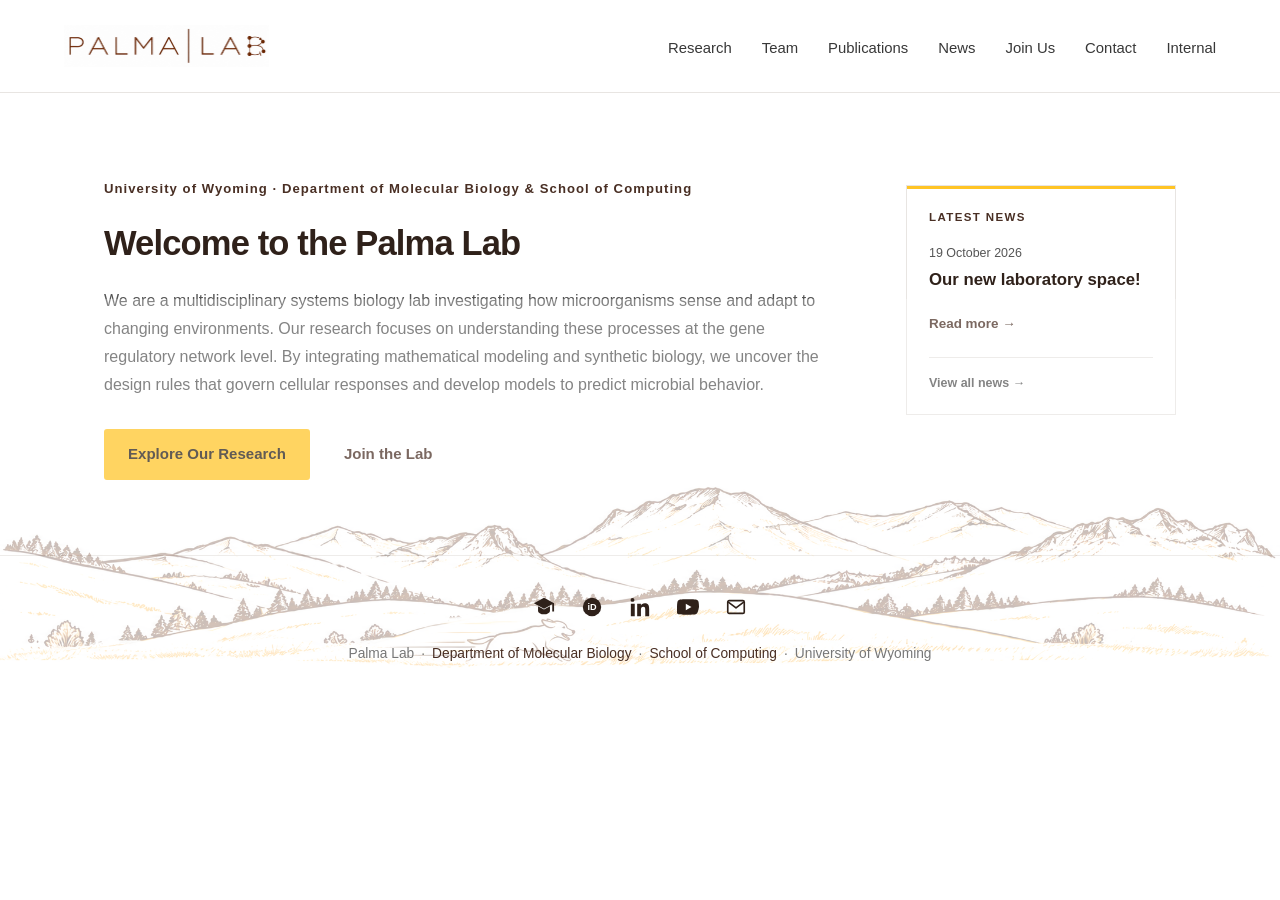
<file: index.html>
<!DOCTYPE html>
<html lang="en">

<head>
  <meta charset="UTF-8">
  <meta name="viewport" content="width=device-width, initial-scale=1.0">

  <title>Palma Lab | University of Wyoming</title>

  <link rel="stylesheet" href="css/style.css">

  <style>

    /* =========================================================
       HOME
       ========================================================= */

    .home-hero {
      width: 100%;
      max-width: 1200px;
      margin: 0 auto;
      padding: 85px var(--page-padding) 75px;
      box-sizing: border-box;
    }

    .home-hero-grid {
      display: grid;
      grid-template-columns: minmax(0, 1fr) 270px;
      gap: 70px;
      align-items: start;
    }

    .home-main {
      min-width: 0;
    }

    .home-affiliation {
      margin: 0 0 24px;
      color: var(--brown);
      font-size: 0.82rem;
      font-weight: 600;
      letter-spacing: 0.08em;
    }

    .home-main h1 {
      max-width: 850px;
      margin: 0 0 25px;
      color: var(--brown-dark);
      font-size: clamp(1.8rem, 2.7vw, 2.8rem);
      line-height: 1.12;
      letter-spacing: -0.025em;
    }

    .home-description {
      max-width: 780px;
      margin: 0 0 30px;
      color: var(--text-mid);
      font-size: 1rem;
      line-height: 1.75;
    }

    .home-actions {
      display: flex;
      flex-wrap: wrap;
      gap: 12px;
    }


    /* =========================================================
       LATEST NEWS
       ========================================================= */

    .latest-news {
      position: relative;
      margin-top: 7px;
      padding: 22px 22px 21px;
      border: 1px solid var(--border);
      background: #fff;
    }

    .latest-news::before {
      content: "";
      position: absolute;
      top: 0;
      left: 0;
      width: 100%;
      height: 3px;
      background: var(--gold);
    }

    .latest-news-label {
      margin: 0 0 18px;
      color: var(--brown);
      font-size: 0.72rem;
      font-weight: 700;
      letter-spacing: 0.12em;
      text-transform: uppercase;
    }

    .latest-news-date {
      margin: 0 0 7px;
      color: var(--text-mid);
      font-size: 0.78rem;
      line-height: 1.4;
    }

    .latest-news h2 {
      margin: 0 0 18px;
      color: var(--brown-dark);
      font-size: 1.05rem;
      font-weight: 600;
      line-height: 1.35;
    }

    .latest-news-link {
      color: var(--brown);
      font-size: 0.84rem;
      font-weight: 600;
      text-decoration: none;
    }

    .latest-news-link:hover {
      text-decoration: underline;
      text-decoration-color: var(--gold);
      text-underline-offset: 4px;
    }

    .latest-news-all {
      display: block;
      margin-top: 20px;
      padding-top: 15px;
      border-top: 1px solid var(--border);
      color: var(--text-mid);
      font-size: 0.78rem;
      font-weight: 600;
      text-decoration: none;
    }

    .latest-news-all:hover {
      color: var(--brown);
    }


    /* =========================================================
       FOOTER
       ========================================================= */

    .footer-main-row {
      width: 100%;
      max-width: var(--max-width);
      margin: 0 auto;

      box-sizing: border-box;

      display: flex;
      flex-direction: column;
      align-items: center;
      justify-content: center;

      gap: 24px;

      padding: 38px var(--page-padding) 14px;

      position: relative;
      z-index: 3;
    }


    /* =========================================================
       SOCIAL ICONS
       ========================================================= */

    .footer-social {
      display: flex;
      align-items: center;
      justify-content: center;

      gap: 22px;

      margin: 0;
      padding: 0;
    }

    .footer-social a {
      display: inline-flex;
      align-items: center;
      justify-content: center;

      width: 26px;
      height: 26px;

      color: var(--brown-dark);
      text-decoration: none;

      transition:
        color 0.2s ease,
        transform 0.2s ease;
    }

    .footer-social svg {
      display: block;
      width: 22px;
      height: 22px;
    }

    .footer-social .linkedin-icon {
      width: 20px;
      height: 20px;
    }

    .footer-social a:hover {
      color: var(--gold);
      transform: translateY(-2px);
    }

    .footer-social a:focus-visible {
      outline: 2px solid var(--gold);
      outline-offset: 4px;
    }


    /* =========================================================
       INSTITUTIONAL TEXT
       ========================================================= */

    .footer-info {
      display: flex;
      align-items: center;
      justify-content: center;
      flex-wrap: wrap;

      width: 100%;

      margin: 0;
      padding: 0;

      color: var(--text-light);

      font-size: 0.86rem;
      line-height: 1.5;

      text-align: center;
    }

    .footer-info a {
      color: var(--brown);
      text-decoration: none;
    }

    .footer-info a:hover {
      text-decoration: underline;
      text-decoration-color: var(--gold);
      text-underline-offset: 3px;
    }

    .footer-divider {
      margin: 0 7px;
      color: var(--text-light);
    }


    /* =========================================================
       MOBILE
       ========================================================= */

    @media (max-width: 850px) {

      .home-hero {
        padding-top: 60px;
        padding-bottom: 55px;
      }

      .home-hero-grid {
        grid-template-columns: 1fr;
        gap: 45px;
      }

      .latest-news {
        width: 100%;
        max-width: 450px;
        margin-top: 0;
      }

    }


    @media (max-width: 650px) {

      .home-main h1 {
        font-size: 2rem;
      }

      .home-description {
        font-size: 0.95rem;
      }

      .latest-news {
        padding: 20px;
      }

      .footer-main-row {
        gap: 18px;
        padding-top: 30px;
      }

      .footer-social {
        gap: 18px;
      }

      .footer-social svg {
        width: 20px;
        height: 20px;
      }

      .footer-social .linkedin-icon {
        width: 18px;
        height: 18px;
      }

      .footer-info {
        max-width: 520px;
        font-size: 0.78rem;
        line-height: 1.7;
      }

      .footer-divider {
        margin: 0 5px;
      }

    }

  </style>

</head>


<body>

  <header>

    <div class="header-inner">

      <div class="logo">
        <a href="index.html">
          <img src="images/palma-lab-logo.png" alt="Palma Lab">
        </a>
      </div>

      <nav>
        <a href="research.html">Research</a>
        <a href="people.html">Team</a>
        <a href="publications.html">Publications</a>
        <a href="news.html">News</a>
        <a href="join.html">Join Us</a>
        <a href="contact.html">Contact</a>
        <a href="internal/">Internal</a>
      </nav>

    </div>

  </header>



  <main>

    <section class="home-hero">

      <div class="home-hero-grid">


        <div class="home-main">

          <p class="home-affiliation">
            University of Wyoming · Department of Molecular Biology &amp; School of Computing
          </p>

          <h1>
            Welcome to the Palma Lab
          </h1>

          <p class="home-description">
            We are a multidisciplinary systems biology lab investigating how microorganisms sense and adapt to changing environments.

            Our research focuses on understanding these processes at the gene regulatory network level. By integrating mathematical modeling and synthetic biology,
            we uncover the design rules that govern cellular responses and develop models to predict microbial behavior.
          </p>

          <div class="home-actions">

            <a
              class="button primary-button"
              href="research.html">
              Explore Our Research
            </a>

            <a
              class="button"
              href="join.html">
              Join the Lab
            </a>

          </div>

        </div>



        <!-- =====================================================
             LATEST NEWS — AUTOMATICALLY UPDATED
             ===================================================== -->

        <aside class="latest-news" aria-label="Latest news">

          <p class="latest-news-label">
            Latest News
          </p>

          <p
            class="latest-news-date"
            id="home-latest-date">
            19 October 2026
          </p>

          <h2 id="home-latest-title">
            Our new laboratory space!
          </h2>

          <a
            class="latest-news-link"
            id="home-latest-link"
            href="news.html#19-october-2026">
            Read more →
          </a>

          <a
            class="latest-news-all"
            href="news.html">
            View all news →
          </a>

        </aside>


      </div>

    </section>

  </main>



  <footer>


    <div class="footer-main-row">


      <!-- SOCIAL ICONS -->

      <div class="footer-social">


        <!-- GOOGLE SCHOLAR -->

        <a
          href="https://scholar.google.com/citations?user=hZ1ScywAAAAJ&hl=en"
          target="_blank"
          rel="noopener noreferrer"
          aria-label="Cristina Palma on Google Scholar"
          title="Google Scholar">

          <svg viewBox="0 0 24 24" aria-hidden="true">

            <path
              fill="currentColor"
              d="M12 2L1 8l11 6 9-4.91V17h2V8L12 2zm-6.5 9.18V16c0 2.21 2.91 4 6.5 4s6.5-1.79 6.5-4v-4.82L12 14.73 5.5 11.18z">
            </path>

          </svg>

        </a>



        <!-- ORCID -->

        <a
          href="https://orcid.org/0000-0002-0390-1440"
          target="_blank"
          rel="noopener noreferrer"
          aria-label="Cristina Palma on ORCID"
          title="ORCID">

          <svg viewBox="0 0 24 24" aria-hidden="true">

            <circle
              cx="12"
              cy="12"
              r="10"
              fill="currentColor">
            </circle>

            <text
              x="12"
              y="15.7"
              text-anchor="middle"
              fill="white"
              font-family="Arial, Helvetica, sans-serif"
              font-size="10"
              font-weight="600">
              iD
            </text>

          </svg>

        </a>



        <!-- LINKEDIN -->

        <a
          href="https://www.linkedin.com/in/cristina-palma-312704156/"
          target="_blank"
          rel="noopener noreferrer"
          aria-label="Cristina Palma on LinkedIn"
          title="LinkedIn">

          <svg
            class="linkedin-icon"
            viewBox="0 0 24 24"
            aria-hidden="true">

            <path
              fill="currentColor"
              d="M5.34 3.5A2.34 2.34 0 1 1 .66 3.5a2.34 2.34 0 0 1 4.68 0ZM1 8h4.7v15H1V8Zm7.6 0h4.5v2.05h.06c.63-1.2 2.17-2.46 4.47-2.46C22.4 7.59 23 10.73 23 14.81V23h-4.69v-7.25c0-1.73-.03-3.95-2.41-3.95-2.41 0-2.78 1.88-2.78 3.82V23H8.6V8Z">
            </path>

          </svg>

        </a>



        <!-- YOUTUBE -->

        <a
          href="https://www.youtube.com/@palma-lab"
          target="_blank"
          rel="noopener noreferrer"
          aria-label="Palma Lab on YouTube"
          title="YouTube">

          <svg viewBox="0 0 24 24" aria-hidden="true">

            <path
              fill="currentColor"
              d="M23.5 6.2a3 3 0 0 0-2.1-2.1C19.5 3.6 12 3.6 12 3.6s-7.5 0-9.4.5A3 3 0 0 0 .5 6.2 31 31 0 0 0 0 12a31 31 0 0 0-.5 5.8 3 3 0 0 0 2.1 2.1c1.9.5 9.4.5 9.4.5s7.5 0 9.4-.5a3 3 0 0 0 2.1-2.1A31 31 0 0 0 24 12a31 31 0 0 0-.5-5.8ZM9.6 15.6V8.4L15.8 12l-6.2 3.6Z">
            </path>

          </svg>

        </a>



        <!-- EMAIL -->

        <a
          href="mailto:csantosd@uwyo.edu"
          aria-label="Email Cristina Palma"
          title="Email">

          <svg
            viewBox="0 0 24 24"
            aria-hidden="true"
            fill="none"
            stroke="currentColor"
            stroke-width="1.8"
            stroke-linecap="round"
            stroke-linejoin="round">

            <rect
              x="3"
              y="5"
              width="18"
              height="14"
              rx="1.5">
            </rect>

            <path d="M4 7l8 6 8-6"></path>

          </svg>

        </a>

      </div>



      <!-- INSTITUTIONAL INFORMATION -->

      <div class="footer-info">

        <span>Palma Lab</span>

        <span class="footer-divider">·</span>

        <a
          href="https://www.uwyo.edu/molecbio/index.html"
          target="_blank"
          rel="noopener noreferrer">
          Department of Molecular Biology
        </a>

        <span class="footer-divider">·</span>

        <a
          href="https://www.uwyo.edu/soc/people/faculty/cristina-palma.html"
          target="_blank"
          rel="noopener noreferrer">
          School of Computing
        </a>

        <span class="footer-divider">·</span>

        <span>University of Wyoming</span>

      </div>


    </div>



    <div class="footer-mountains">

      <img
        src="images/mountains-footer.png"
        alt=""
        aria-hidden="true">

    </div>


  </footer>


  <!-- =========================================================
       AUTOMATIC LATEST NEWS SYNC
       Reads the first timeline entry from news.html.
       ========================================================= -->

  <script>
    (async function updateLatestNews() {

      try {

        const response = await fetch('news.html', {
          cache: 'no-cache'
        });

        if (!response.ok) return;

        const html = await response.text();

        const newsDocument = new DOMParser()
          .parseFromString(html, 'text/html');

        const newest = newsDocument.querySelector(
          '.news-timeline .news-item'
        );

        if (!newest || !newest.id) return;

        const date = newest.querySelector('.news-date a');
        const title = newest.querySelector('.news-content h2');

        if (!date || !title) return;

        document.getElementById(
          'home-latest-date'
        ).textContent = date.textContent.trim();

        document.getElementById(
          'home-latest-title'
        ).textContent = title.textContent.trim();

        document.getElementById(
          'home-latest-link'
        ).href = 'news.html#' + encodeURIComponent(newest.id);

      } catch (error) {

        // Keep the default October 19 news if loading fails.

      }

    })();
  </script>

</body>

</html>
</file>
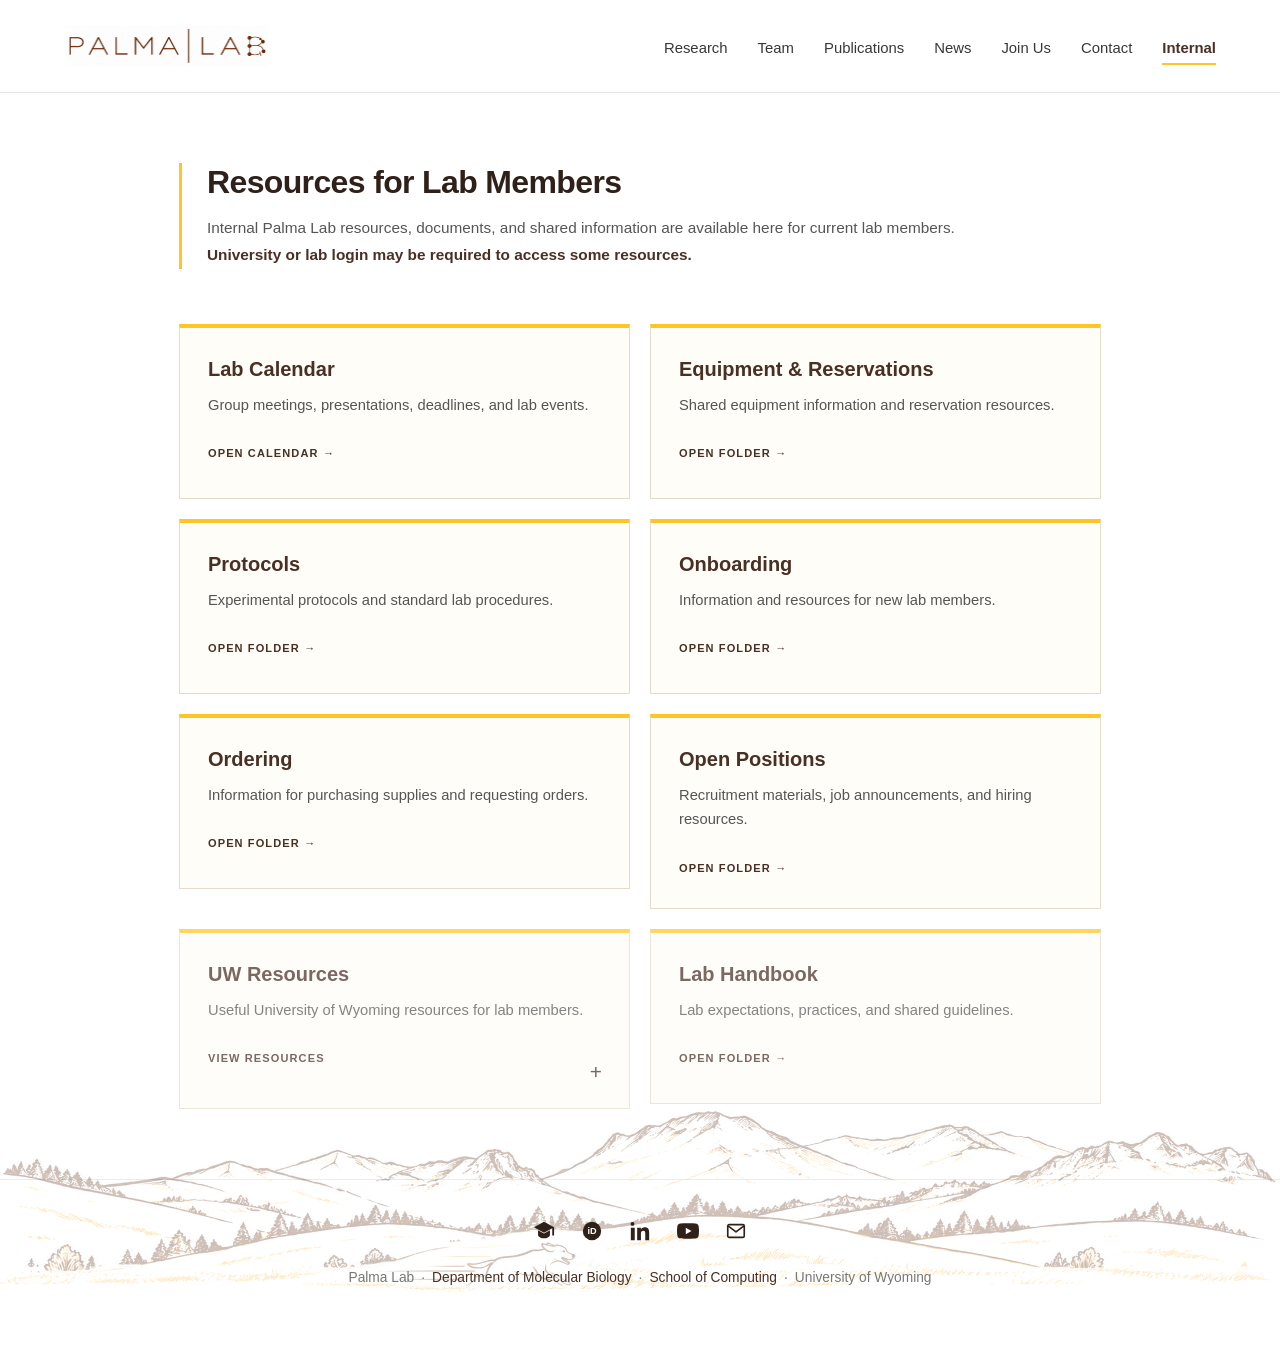
<file: internal/index.html>
<!DOCTYPE html>
<html lang="en">
<head>
  <meta charset="UTF-8">
  <meta name="viewport" content="width=device-width, initial-scale=1.0">
  <title>Internal | Palma Lab</title>
  <link rel="stylesheet" href="../css/style.css">

  <style>
    /* INTERNAL PAGE */
    .internal-page {
      width: 100%;
      max-width: 1050px;
      margin: 0 auto;
      padding: 70px var(--page-padding) 70px;
      box-sizing: border-box;
    }

    /* INTRO */
    .internal-intro {
      max-width: 820px;
      margin-bottom: 55px;
      padding-left: 25px;
      border-left: 3px solid var(--gold);
    }

    .internal-intro h1 {
      margin: 0 0 14px;
      color: var(--brown-dark);
      font-size: 2rem;
      line-height: 1.2;
      letter-spacing: -0.02em;
      font-weight: 600;
    }

    .internal-intro p {
      margin: 0;
      color: var(--text-mid);
      font-size: 0.96rem;
      line-height: 1.75;
    }

    .internal-intro strong {
      color: var(--brown);
      font-weight: 600;
    }

    /* RESOURCE GRID */
    .internal-grid {
      display: grid;
      grid-template-columns: repeat(2, minmax(0, 1fr));
      gap: 20px;
      align-items: start;
    }

    /* RESOURCE CARDS */
    .internal-card {
      position: relative;
      min-height: 175px;
      padding: 28px;
      box-sizing: border-box;
      background: #fffdf8;
      border: 1px solid #e6dccb;
      border-top: 4px solid var(--gold);
    }

    .internal-card h2 {
      margin: 0 0 11px;
      color: var(--brown);
      font-size: 1.25rem;
      line-height: 1.3;
      font-weight: 600;
    }

    .internal-card p {
      margin: 0 0 22px;
      color: var(--text-mid);
      font-size: 0.92rem;
      line-height: 1.65;
    }

    .internal-status {
      display: inline-block;
      color: var(--brown);
      font-size: 0.69rem;
      font-weight: 700;
      letter-spacing: 0.1em;
      text-transform: uppercase;
    }

    /* ACTIVE RESOURCE CARDS */
    .internal-card-link {
      display: block;
      color: inherit;
      text-decoration: none;
      transition:
        transform 0.2s ease,
        border-color 0.2s ease,
        box-shadow 0.2s ease;
    }

    .internal-card-link:hover {
      transform: translateY(-2px);
      border-color: var(--gold);
      box-shadow: 0 8px 22px rgba(73, 47, 36, 0.08);
    }

    .internal-card-link:focus-visible {
      outline: 2px solid var(--gold);
      outline-offset: 4px;
    }

    .internal-card-link:hover .internal-status {
      text-decoration: underline;
      text-decoration-color: var(--gold);
      text-underline-offset: 4px;
    }

    /* UW RESOURCES EXPANDABLE CARD */
    .uw-resources-card {
      padding: 0;
      overflow: hidden;
    }

    .uw-resources-card summary {
      min-height: 175px;
      padding: 28px;
      box-sizing: border-box;
      cursor: pointer;
      list-style: none;
      position: relative;
    }

    .uw-resources-card summary::-webkit-details-marker {
      display: none;
    }

    .uw-resources-card summary::marker {
      display: none;
    }

    .uw-resources-card summary::after {
      content: "+";
      position: absolute;
      right: 27px;
      bottom: 25px;
      color: var(--brown);
      font-size: 1.3rem;
      line-height: 1;
      font-weight: 400;
      transition: transform 0.2s ease;
    }

    .uw-resources-card[open] summary::after {
      content: "−";
    }

    .uw-resources-card summary:hover .internal-status {
      text-decoration: underline;
      text-decoration-color: var(--gold);
      text-underline-offset: 4px;
    }

    .uw-resources-card summary:focus-visible {
      outline: 2px solid var(--gold);
      outline-offset: -4px;
    }

    .uw-resources-card[open] summary {
      min-height: auto;
      border-bottom: 1px solid #e6dccb;
    }

    .uw-resource-list {
      margin: 0;
      padding: 6px 28px 25px;
      list-style: none;
    }

    .uw-resource-list li {
      border-bottom: 1px solid #eee6da;
    }

    .uw-resource-list li:last-child {
      border-bottom: none;
    }

    .uw-resource-list a {
      display: flex;
      align-items: center;
      justify-content: space-between;
      gap: 18px;
      padding: 14px 0;
      color: var(--brown);
      text-decoration: none;
      font-size: 0.9rem;
      line-height: 1.4;
      font-weight: 500;
    }

    .uw-resource-list a::after {
      content: "↗";
      flex-shrink: 0;
      color: var(--gold);
      font-size: 0.95rem;
    }

    .uw-resource-list a:hover {
      text-decoration: underline;
      text-decoration-color: var(--gold);
      text-underline-offset: 4px;
    }

    .uw-resource-list a:focus-visible {
      outline: 2px solid var(--gold);
      outline-offset: 3px;
    }

    /* MOBILE */
    @media (max-width: 700px) {
      .internal-page {
        padding-top: 50px;
        padding-bottom: 55px;
      }

      .internal-intro {
        margin-bottom: 42px;
        padding-left: 18px;
      }

      .internal-intro h1 {
        font-size: 1.65rem;
      }

      .internal-intro p {
        font-size: 0.92rem;
      }

      .internal-grid {
        grid-template-columns: 1fr;
        gap: 16px;
      }

      .internal-card {
        min-height: auto;
        padding: 24px;
      }

      .internal-card h2 {
        font-size: 1.15rem;
      }

      .uw-resources-card {
        padding: 0;
      }

      .uw-resources-card summary {
        min-height: auto;
        padding: 24px;
      }

      .uw-resources-card summary::after {
        right: 23px;
        bottom: 22px;
      }

      .uw-resource-list {
        padding: 5px 24px 20px;
      }
    }
  </style>
</head>

<body>

  <!-- HEADER -->
  <header>
    <div class="header-inner">

      <div class="logo">
        <a href="../index.html">
          <img
            src="../images/palma-lab-logo.png"
            alt="Palma Lab">
        </a>
      </div>

      <nav>
        <a href="../research.html">Research</a>
        <a href="../people.html">Team</a>
        <a href="../publications.html">Publications</a>
        <a href="../news.html">News</a>
        <a href="../join.html">Join Us</a>
        <a href="../contact.html">Contact</a>
        <a class="active" href="./">Internal</a>
      </nav>

    </div>
  </header>

  <!-- MAIN CONTENT -->
  <main class="internal-page">

    <section class="internal-intro">
      <h1>Resources for Lab Members</h1>

      <p>
        Internal Palma Lab resources, documents, and shared information
        are available here for current lab members.
        <strong>
          University or lab login may be required to access some resources.
        </strong>
      </p>
    </section>

    <section
      class="internal-grid"
      aria-label="Internal lab resources">

      <!-- LAB CALENDAR -->
      <a
        class="internal-card internal-card-link"
        href="https://calendar.google.com/calendar/u/0?cid=MmEwNmE1NTRjNGVkYjQ5MDExMTIyYWExNzdkNDhiNGEzZWUxYTg3Y2JhMjdlY2JjMTg0OWQwZjQ2ZjJlNDYxN0Bncm91cC5jYWxlbmRhci5nb29nbGUuY29t"
        target="_blank"
        rel="noopener noreferrer">

        <h2>Lab Calendar</h2>

        <p>
          Group meetings, presentations, deadlines, and lab events.
        </p>

        <span class="internal-status">
          Open calendar →
        </span>
      </a>

      <!-- EQUIPMENT -->
      <a
        class="internal-card internal-card-link"
        href="https://uwy-my.sharepoint.com/:f:/r/personal/csantosd_uwyo_edu/Documents/Palma%20Lab/Equipment?d=w5eb477c6cc444d8ea1d5264d38d576e1&amp;csf=1&amp;web=1&amp;e=3VWSA1"
        target="_blank"
        rel="noopener noreferrer">

        <h2>Equipment &amp; Reservations</h2>

        <p>
          Shared equipment information and reservation resources.
        </p>

        <span class="internal-status">
          Open folder →
        </span>
      </a>

      <!-- PROTOCOLS -->
      <a
        class="internal-card internal-card-link"
        href="https://uwy-my.sharepoint.com/:f:/r/personal/csantosd_uwyo_edu/Documents/Palma%20Lab/Protocols?d=w364eb74c003942fea5fc278673fb0a12&amp;csf=1&amp;web=1&amp;e=Gi2rLB"
        target="_blank"
        rel="noopener noreferrer">

        <h2>Protocols</h2>

        <p>
          Experimental protocols and standard lab procedures.
        </p>

        <span class="internal-status">
          Open folder →
        </span>
      </a>

      <!-- ONBOARDING -->
      <a
        class="internal-card internal-card-link"
        href="https://uwy-my.sharepoint.com/:f:/r/personal/csantosd_uwyo_edu/Documents/Palma%20Lab/Onboarding?d=wd0da816b2d6945c3bdc22331e8af42d0&amp;csf=1&amp;web=1&amp;e=hNyPdX"
        target="_blank"
        rel="noopener noreferrer">

        <h2>Onboarding</h2>

        <p>
          Information and resources for new lab members.
        </p>

        <span class="internal-status">
          Open folder →
        </span>
      </a>

      <!-- ORDERING -->
      <a
        class="internal-card internal-card-link"
        href="https://uwy-my.sharepoint.com/:f:/r/personal/csantosd_uwyo_edu/Documents/Palma%20Lab/Ordering?d=w517219351fb84f66a4d1aa0beb3021b1&amp;csf=1&amp;web=1&amp;e=JX7KpK"
        target="_blank"
        rel="noopener noreferrer">

        <h2>Ordering</h2>

        <p>
          Information for purchasing supplies and requesting orders.
        </p>

        <span class="internal-status">
          Open folder →
        </span>
      </a>

      <!-- OPEN POSITIONS -->
      <a
        class="internal-card internal-card-link"
        href="https://uwy-my.sharepoint.com/:f:/r/personal/csantosd_uwyo_edu/Documents/Palma%20Lab/Open%20positions?d=wfd82751d910143289b9f00666b8d7aab&amp;csf=1&amp;web=1&amp;e=F1fUBp"
        target="_blank"
        rel="noopener noreferrer">

        <h2>Open Positions</h2>

        <p>
          Recruitment materials, job announcements, and hiring resources.
        </p>

        <span class="internal-status">
          Open folder →
        </span>
      </a>

      <!-- UW RESOURCES -->
      <details class="internal-card uw-resources-card">

        <summary>
          <h2>UW Resources</h2>

          <p>
            Useful University of Wyoming resources for lab members.
          </p>

          <span class="internal-status">
            View resources
          </span>
        </summary>

        <ul class="uw-resource-list">

          <li>
            <a
              href="https://www.uwyo.edu/safety/training/index.html"
              target="_blank"
              rel="noopener noreferrer">
              Safety &amp; Lab Training
            </a>
          </li>

          <li>
            <a
              href="https://www.uwyo.edu/uwgrad/enrolled-students/index.html"
              target="_blank"
              rel="noopener noreferrer">
              Graduate Education
            </a>
          </li>

          <li>
            <a
              href="https://www.uwyo.edu/research/index.html"
              target="_blank"
              rel="noopener noreferrer">
              Research &amp; Compliance
            </a>
          </li>

          <li>
            <a
              href="https://www.uwyo.edu/software/"
              target="_blank"
              rel="noopener noreferrer">
              IT &amp; Software
            </a>
          </li>

          <li>
            <a
              href="https://www.uwyo.edu/libraries/"
              target="_blank"
              rel="noopener noreferrer">
              UW Libraries
            </a>
          </li>

          <li>
            <a
              href="https://www.uwyo.edu/research/researchers-and-faculty.html"
              target="_blank"
              rel="noopener noreferrer">
              Researcher &amp; Faculty Resources
            </a>
          </li>

        </ul>
      </details>

      <!-- LAB HANDBOOK -->
      <a
        class="internal-card internal-card-link"
        href="https://uwy-my.sharepoint.com/:f:/r/personal/csantosd_uwyo_edu/Documents/Palma%20Lab/Lab%20Handbook?d=w268fd672df2844db90ff4576727ccff2&amp;csf=1&amp;web=1&amp;e=4wRTsF"
        target="_blank"
        rel="noopener noreferrer">

        <h2>Lab Handbook</h2>

        <p>
          Lab expectations, practices, and shared guidelines.
        </p>

        <span class="internal-status">
          Open folder →
        </span>
      </a>

    </section>
  </main>

  <!-- FOOTER -->
  <footer>

    <div class="footer-main-row">

      <!-- SOCIAL ICONS -->
      <div class="footer-social">

        <!-- GOOGLE SCHOLAR -->
        <a
          href="https://scholar.google.com/citations?user=hZ1ScywAAAAJ&amp;hl=en"
          target="_blank"
          rel="noopener noreferrer"
          aria-label="Cristina Palma on Google Scholar"
          title="Google Scholar">

          <svg viewBox="0 0 24 24" aria-hidden="true">
            <path
              fill="currentColor"
              d="M12 2L1 8l11 6 9-4.91V17h2V8L12 2zm-6.5 9.18V16c0 2.21 2.91 4 6.5 4s6.5-1.79 6.5-4v-4.82L12 14.73 5.5 11.18z">
            </path>
          </svg>
        </a>

        <!-- ORCID -->
        <a
          href="https://orcid.org/0000-0002-0390-1440"
          target="_blank"
          rel="noopener noreferrer"
          aria-label="Cristina Palma on ORCID"
          title="ORCID">

          <svg viewBox="0 0 24 24" aria-hidden="true">
            <circle
              cx="12"
              cy="12"
              r="10"
              fill="currentColor">
            </circle>
            <text
              x="12"
              y="15.7"
              text-anchor="middle"
              fill="white"
              font-family="Arial, Helvetica, sans-serif"
              font-size="10"
              font-weight="600">
              iD
            </text>
          </svg>
        </a>

        <!-- LINKEDIN -->
        <a
          href="https://www.linkedin.com/in/cristina-palma-312704156/"
          target="_blank"
          rel="noopener noreferrer"
          aria-label="Cristina Palma on LinkedIn"
          title="LinkedIn">

          <svg
            class="linkedin-icon"
            viewBox="0 0 24 24"
            aria-hidden="true">

            <path
              fill="currentColor"
              d="M5.34 3.5A2.34 2.34 0 1 1 .66 3.5a2.34 2.34 0 0 1 4.68 0ZM1 8h4.7v15H1V8Zm7.6 0h4.5v2.05h.06c.63-1.2 2.17-2.46 4.47-2.46C22.4 7.59 23 10.73 23 14.81V23h-4.69v-7.25c0-1.73-.03-3.95-2.41-3.95-2.41 0-2.78 1.88-2.78 3.82V23H8.6V8Z">
            </path>
          </svg>
        </a>

        <!-- YOUTUBE -->
        <a
          href="https://www.youtube.com/@PalmaLabWyo"
          target="_blank"
          rel="noopener noreferrer"
          aria-label="Palma Lab on YouTube"
          title="YouTube">

          <svg viewBox="0 0 24 24" aria-hidden="true">
            <path
              fill="currentColor"
              d="M23.5 6.2a3 3 0 0 0-2.1-2.1C19.5 3.6 12 3.6 12 3.6s-7.5 0-9.4.5A3 3 0 0 0 .5 6.2 31 31 0 0 0 0 12a31 31 0 0 0 .5 5.8 3 3 0 0 0 2.1 2.1c1.9.5 9.4.5 9.4.5s7.5 0 9.4-.5a3 3 0 0 0 2.1-2.1A31 31 0 0 0 24 12a31 31 0 0 0-.5-5.8ZM9.6 15.6V8.4L15.8 12l-6.2 3.6Z">
            </path>
          </svg>
        </a>

        <!-- EMAIL -->
        <a
          href="mailto:csantosd@uwyo.edu"
          aria-label="Email Cristina Palma"
          title="Email">

          <svg
            viewBox="0 0 24 24"
            aria-hidden="true"
            fill="none"
            stroke="currentColor"
            stroke-width="1.8"
            stroke-linecap="round"
            stroke-linejoin="round">

            <rect
              x="3"
              y="5"
              width="18"
              height="14"
              rx="1.5">
            </rect>
            <path d="M4 7l8 6 8-6"></path>
          </svg>
        </a>

      </div>

      <!-- INSTITUTIONAL INFORMATION -->
      <div class="footer-info">

        <span>Palma Lab</span>
        <span class="footer-divider">·</span>

        <a
          href="https://www.uwyo.edu/molecbio/index.html"
          target="_blank"
          rel="noopener noreferrer">
          Department of Molecular Biology
        </a>

        <span class="footer-divider">·</span>

        <a
          href="https://www.uwyo.edu/soc/index.html"
          target="_blank"
          rel="noopener noreferrer">
          School of Computing
        </a>

        <span class="footer-divider">·</span>
        <span>University of Wyoming</span>

      </div>
    </div>

    <!-- MOUNTAINS -->
    <div class="footer-mountains">
      <img
        src="../images/mountains-footer.png"
        alt=""
        aria-hidden="true">
    </div>

  </footer>

</body>
</html>
</file>
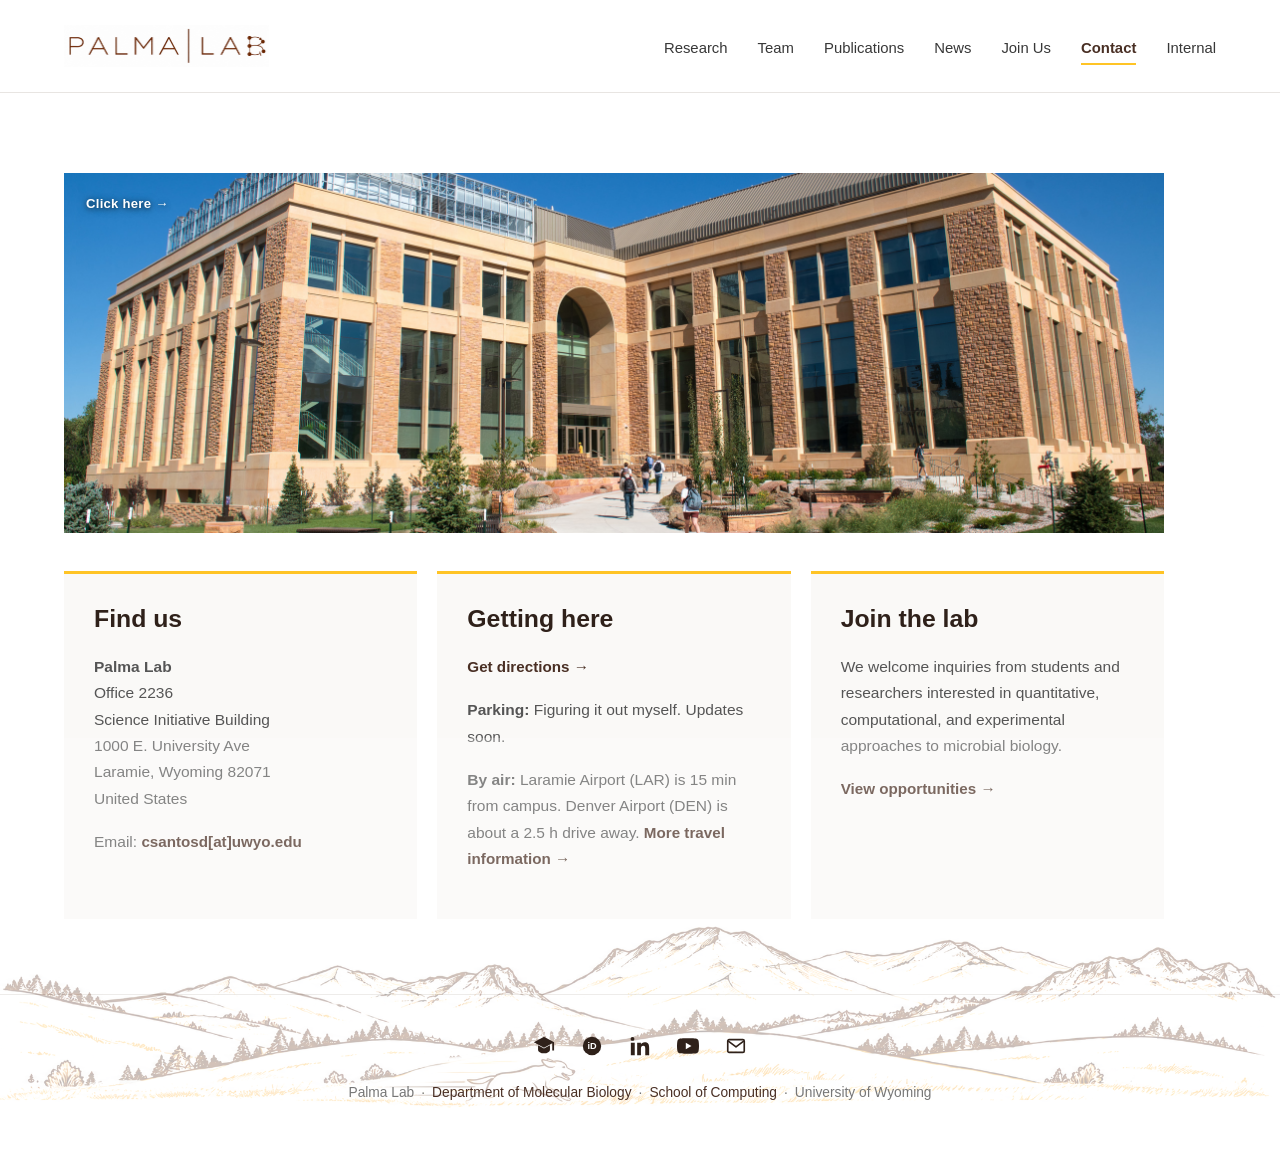
<file: contact.html>
<!DOCTYPE html>
<html lang="en">

<head>
  <meta charset="UTF-8">
  <meta name="viewport" content="width=device-width, initial-scale=1.0">

  <title>Contact | Palma Lab</title>

  <link rel="stylesheet" href="css/style.css">

  <style>

    /* =========================================================
       CONTACT HERO IMAGE
       ========================================================= */

    .contact-hero-image {
      width: 100%;
      height: 360px;
      margin: 0 0 38px;

      overflow: hidden;
      background: #f4f1ec;
    }

    .contact-hero-image a {
      position: relative;

      display: block;
      width: 100%;
      height: 100%;

      text-decoration: none;
    }

    .contact-hero-image img {
      display: block;

      width: 100% !important;
      height: 100% !important;

      object-fit: cover !important;
      object-position: center 62% !important;

      transition:
        transform 0.35s ease,
        opacity 0.2s ease;
    }

    .contact-hero-image a:hover img {
      transform: scale(1.01);
      opacity: 0.97;
    }

    .contact-hero-image a:focus-visible {
      outline: 3px solid #ffc425;
      outline-offset: 4px;
    }


    /* =========================================================
       CLICK HERE LABEL
       ========================================================= */

    .contact-image-label {
      position: absolute;

      top: 20px;
      left: 22px;

      z-index: 2;

      color: #ffffff;

      font-size: 0.82rem;
      font-weight: 600;
      letter-spacing: 0.02em;

      text-shadow:
        0 1px 5px rgba(0, 0, 0, 0.65),
        0 1px 12px rgba(0, 0, 0, 0.25);

      transition: transform 0.2s ease;
    }

    .contact-hero-image a:hover .contact-image-label {
      transform: translateX(3px);
    }


    /* =========================================================
       DIRECTIONS LINK
       ========================================================= */

    .directions-link {
      color: #6b2d2d;
      font-weight: 600;
      text-decoration: none;
    }

    .directions-link:hover {
      text-decoration: underline;
      text-underline-offset: 4px;
    }


    /* =========================================================
       MOBILE
       ========================================================= */

    @media (max-width: 700px) {

      .contact-hero-image {
        height: 270px;
        margin-bottom: 28px;
      }

      .contact-hero-image img {
        object-position: center 58% !important;
      }

      .contact-image-label {
        top: 16px;
        left: 17px;

        font-size: 0.76rem;
      }

    }

  </style>

</head>


<body>


  <!-- =========================================================
       HEADER
       ========================================================= -->

  <header>

    <div class="header-inner">

      <div class="logo">

        <a href="index.html">

          <img
            src="images/palma-lab-logo.png"
            alt="Palma Lab">

        </a>

      </div>


      <nav>

        <a href="research.html">
          Research
        </a>

        <a href="people.html">
          Team
        </a>

        <a href="publications.html">
          Publications
        </a>

        <a href="news.html">
          News
        </a>

        <a href="join.html">
          Join Us
        </a>

        <a
          class="active"
          href="contact.html">
          Contact
        </a>

        <a href="internal/">
          Internal
        </a>

      </nav>

    </div>

  </header>



  <!-- =========================================================
       MAIN CONTENT
       ========================================================= -->

  <main class="contact-page">


    <!-- =======================================================
         SCIENCE INITIATIVE BUILDING
         ======================================================= -->

    <section class="contact-hero-image">

      <a
        href="https://www.uwyo.edu/administration/planning-and-construction/science-initiative.html"
        target="_blank"
        rel="noopener noreferrer"
        aria-label="Learn more about the University of Wyoming Science Initiative Building"
        title="Science Initiative Building">

        <img
          src="images/contact-photo.jpg"
          alt="Science Initiative Building at the University of Wyoming">

        <span class="contact-image-label">
          Click here →
        </span>

      </a>

    </section>



    <!-- =======================================================
         CONTACT INFORMATION
         ======================================================= -->

    <section class="contact-grid">


      <!-- FIND US -->

      <article class="contact-box">

        <h2>
          Find us
        </h2>

        <p>

          <strong>
            Palma Lab
          </strong>

          <br>

          Office 2236

          <br>

          Science Initiative Building

          <br>

          1000 E. University Ave

          <br>

          Laramie, Wyoming 82071

          <br>

          United States

        </p>


        <p>

          Email:

          <a href="mailto:csantosd@uwyo.edu">
            csantosd[at]uwyo.edu
          </a>

        </p>

      </article>



      <!-- GETTING HERE -->

      <article class="contact-box">

        <h2>
          Getting here
        </h2>


        <p>

          <a
            class="directions-link"
            href="https://www.google.com/maps/place/Science+Initiative+Building/@41.3157178,-105.5848421,182m/data=!3m1!1e3!4m6!3m5!1s0x8768911d7d5673b9:0x8966e26d275a6cea!8m2!3d41.3157047!4d-105.5845149!16s%2Fg%2F11t86qthrb?entry=ttu&g_ep=EgoyMDI2MDgyNi4wIKXMDSoASAFQAw%3D%3D"
            target="_blank"
            rel="noopener noreferrer">

            Get directions →

          </a>

        </p>


        <p>

          <strong>
            Parking:
          </strong>

          Figuring it out myself. Updates soon.

        </p>

        <p>
  <strong>By air:</strong> Laramie Airport (LAR) is 15 min from campus.
  Denver Airport (DEN) is about a 2.5 h drive away.
 <a
    href="https://www.uwyo.edu/transportation/transit/airport.html"
    target="_blank"
    rel="noopener noreferrer">
    More travel information →
  </a>
          
</p>

      </article>



      <!-- JOIN THE LAB -->

      <article class="contact-box">

        <h2>
          Join the lab
        </h2>


        <p>

          We welcome inquiries from students and researchers interested
          in quantitative, computational, and experimental approaches
          to microbial biology.

        </p>


        <a href="join.html">
          View opportunities →
        </a>

      </article>


    </section>


  </main>



  <!-- =========================================================
       FOOTER
       ========================================================= -->

  <footer>


    <div class="footer-main-row">


      <!-- =====================================================
           SOCIAL ICONS
           ===================================================== -->

      <div class="footer-social">


        <!-- GOOGLE SCHOLAR -->

        <a
          href="https://scholar.google.com/citations?user=hZ1ScywAAAAJ&hl=en"
          target="_blank"
          rel="noopener noreferrer"
          aria-label="Cristina Palma on Google Scholar"
          title="Google Scholar">

          <svg
            viewBox="0 0 24 24"
            aria-hidden="true">

            <path
              fill="currentColor"
              d="M12 2L1 8l11 6 9-4.91V17h2V8L12 2zm-6.5 9.18V16c0 2.21 2.91 4 6.5 4s6.5-1.79 6.5-4v-4.82L12 14.73 5.5 11.18z">
            </path>

          </svg>

        </a>



        <!-- ORCID -->

        <a
          href="https://orcid.org/0000-0002-0390-1440"
          target="_blank"
          rel="noopener noreferrer"
          aria-label="Cristina Palma on ORCID"
          title="ORCID">

          <svg
            viewBox="0 0 24 24"
            aria-hidden="true">

            <circle
              cx="12"
              cy="12"
              r="10"
              fill="currentColor">
            </circle>

            <text
              x="12"
              y="15.7"
              text-anchor="middle"
              fill="white"
              font-family="Arial, Helvetica, sans-serif"
              font-size="10"
              font-weight="600">

              iD

            </text>

          </svg>

        </a>



        <!-- LINKEDIN -->

        <a
          href="https://www.linkedin.com/in/cristina-palma-312704156/"
          target="_blank"
          rel="noopener noreferrer"
          aria-label="Cristina Palma on LinkedIn"
          title="LinkedIn">

          <svg
            class="linkedin-icon"
            viewBox="0 0 24 24"
            aria-hidden="true">

            <path
              fill="currentColor"
              d="M5.34 3.5A2.34 2.34 0 1 1 .66 3.5a2.34 2.34 0 0 1 4.68 0ZM1 8h4.7v15H1V8Zm7.6 0h4.5v2.05h.06c.63-1.2 2.17-2.46 4.47-2.46C22.4 7.59 23 10.73 23 14.81V23h-4.69v-7.25c0-1.73-.03-3.95-2.41-3.95-2.41 0-2.78 1.88-2.78 3.82V23H8.6V8Z">
            </path>

          </svg>

        </a>



        <!-- YOUTUBE -->

        <a
          href="https://www.youtube.com/@palma-lab"
          target="_blank"
          rel="noopener noreferrer"
          aria-label="Palma Lab on YouTube"
          title="YouTube">

          <svg
            viewBox="0 0 24 24"
            aria-hidden="true">

            <path
              fill="currentColor"
              d="M23.5 6.2a3 3 0 0 0-2.1-2.1C19.5 3.6 12 3.6 12 3.6s-7.5 0-9.4.5A3 3 0 0 0 .5 6.2 31 31 0 0 0 0 12a31 31 0 0 0 .5 5.8 3 3 0 0 0 2.1 2.1c1.9.5 9.4.5 9.4.5s7.5 0 9.4-.5a3 3 0 0 0 2.1-2.1A31 31 0 0 0 24 12a31 31 0 0 0-.5-5.8ZM9.6 15.6V8.4L15.8 12l-6.2 3.6Z">
            </path>

          </svg>

        </a>



        <!-- EMAIL -->

        <a
          href="mailto:csantosd@uwyo.edu"
          aria-label="Email Cristina Palma"
          title="Email">

          <svg
            viewBox="0 0 24 24"
            aria-hidden="true"
            fill="none"
            stroke="currentColor"
            stroke-width="1.8"
            stroke-linecap="round"
            stroke-linejoin="round">

            <rect
              x="3"
              y="5"
              width="18"
              height="14"
              rx="1.5">
            </rect>

            <path d="M4 7l8 6 8-6"></path>

          </svg>

        </a>


      </div>



      <!-- =====================================================
           INSTITUTIONAL INFORMATION
           ===================================================== -->

      <div class="footer-info">


        <span>
          Palma Lab
        </span>


        <span class="footer-divider">
          ·
        </span>


        <a
          href="https://www.uwyo.edu/molecbio/index.html"
          target="_blank"
          rel="noopener noreferrer">

          Department of Molecular Biology

        </a>


        <span class="footer-divider">
          ·
        </span>


        <a
          href="https://www.uwyo.edu/soc/people/faculty/cristina-palma.html"
          target="_blank"
          rel="noopener noreferrer">

          School of Computing

        </a>


        <span class="footer-divider">
          ·
        </span>


        <span>
          University of Wyoming
        </span>


      </div>


    </div>



    <!-- =======================================================
         MOUNTAINS
         ======================================================= -->

    <div class="footer-mountains">

      <img
        src="images/mountains-footer.png"
        alt=""
        aria-hidden="true">

    </div>


  </footer>


</body>

</html>
</file>
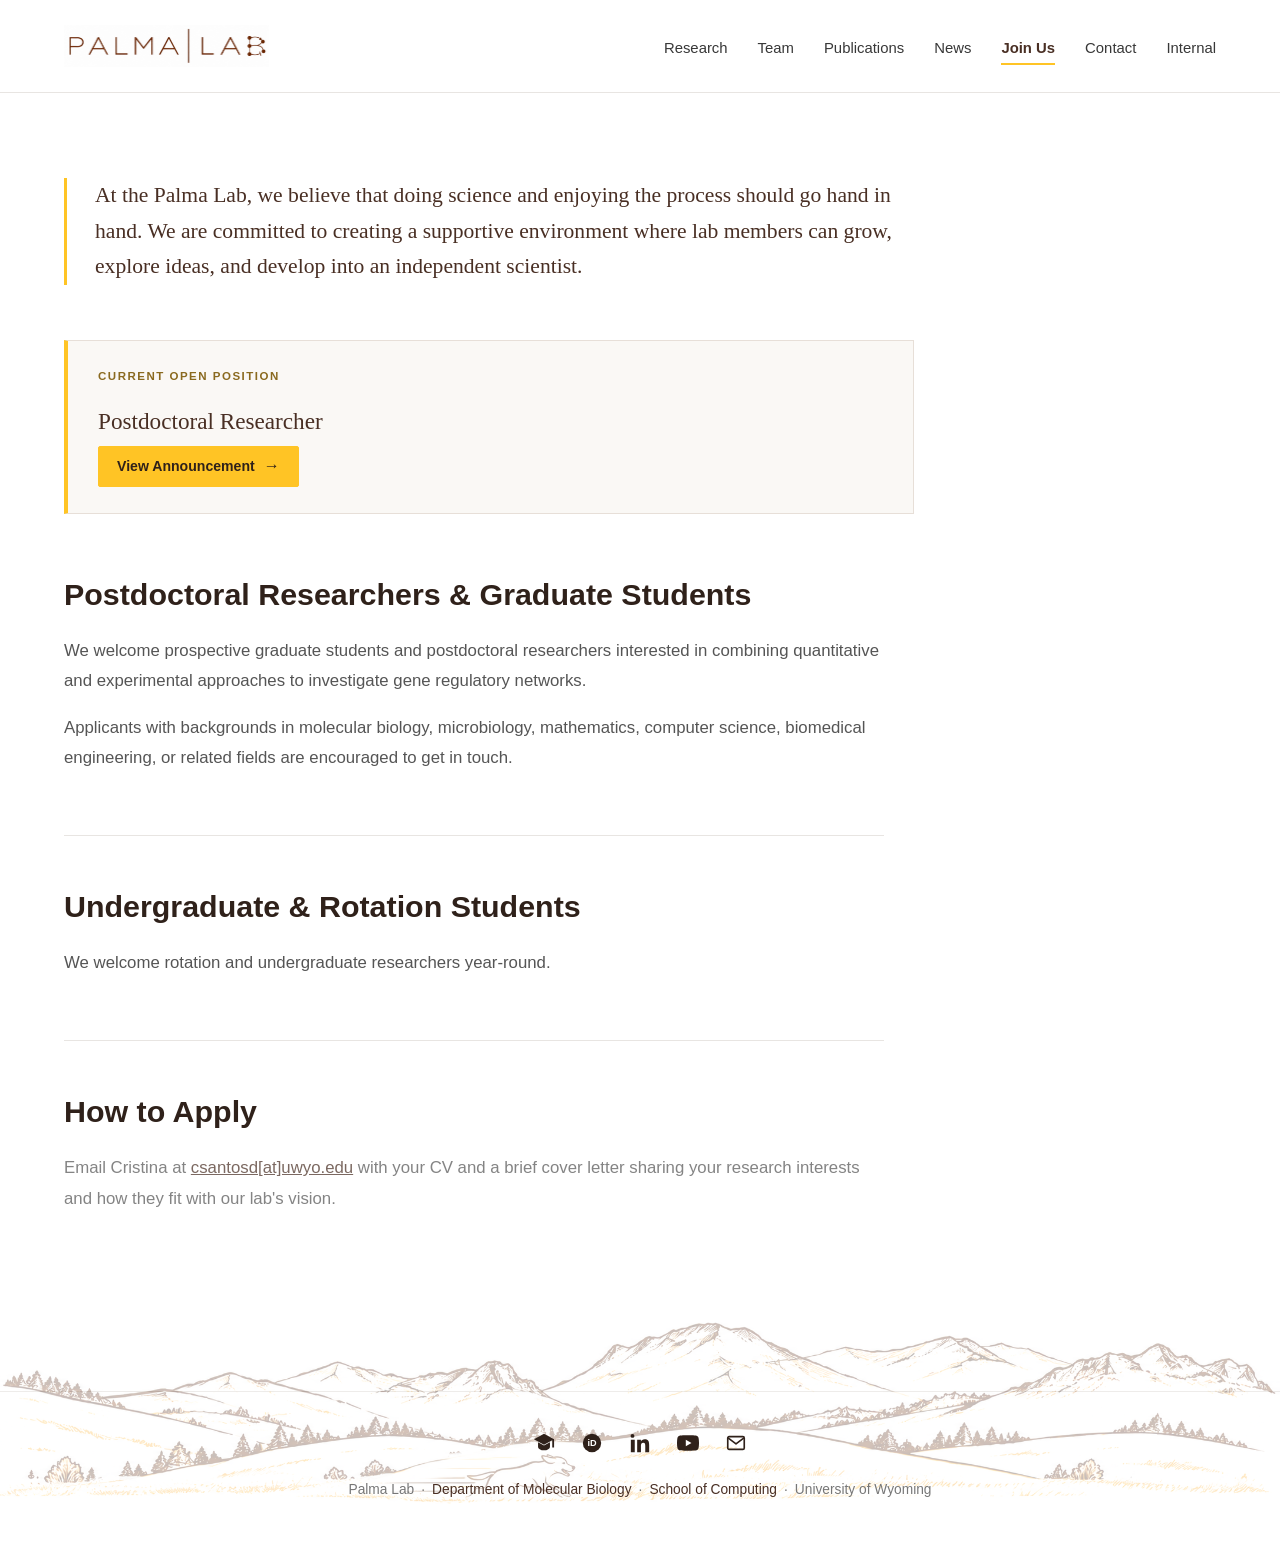
<file: join.html>
<!DOCTYPE html>
<html lang="en">

<head>
  <meta charset="UTF-8">
  <meta name="viewport" content="width=device-width, initial-scale=1.0">

  <title>Join Us | Palma Lab</title>

  <link rel="stylesheet" href="css/style.css">

  <style>

    /* =========================================================
       JOIN US — LAB PHILOSOPHY
       ========================================================= */

    .join-philosophy {
      max-width: 850px;
      margin: 0 0 55px;
      padding-left: 28px;
      border-left: 3px solid var(--gold);
    }

    .join-philosophy p {
      margin: 0;
      color: var(--brown);
      font-family: Georgia, "Times New Roman", serif;
      font-size: 1.35rem;
      line-height: 1.65;
      font-weight: 400;
    }


    /* =========================================================
       CURRENT OPEN POSITION
       ========================================================= */

    .current-opening {
      max-width: 850px;
      margin: 0 0 55px;
      padding: 26px 30px;
      background: #faf8f5;
      border: 1px solid #e7dfd8;
      border-left: 4px solid var(--gold);
    }

    .current-opening-label {
      margin: 0 0 8px;
      color: #8a6a20;
      font-size: 0.72rem;
      line-height: 1;
      font-weight: 700;
      letter-spacing: 0.13em;
      text-transform: uppercase;
    }

    .current-opening h2 {
      margin: 0 0 10px;
      color: var(--brown);
      font-family: Georgia, "Times New Roman", serif;
      font-size: 1.45rem;
      line-height: 1.3;
      font-weight: 400;
    }

    .current-opening p {
      max-width: 700px;
      margin: 0 0 20px;
      line-height: 1.65;
    }

    .position-button {
      display: inline-flex;
      align-items: center;
      gap: 9px;
      padding: 11px 18px;
      background: var(--gold);
      color: #2f211a;
      border: 1px solid var(--gold);
      border-radius: 2px;
      font-size: 0.88rem;
      line-height: 1.2;
      font-weight: 650;
      text-decoration: none;
      transition:
        background 0.2s ease,
        color 0.2s ease,
        border-color 0.2s ease,
        transform 0.2s ease;
    }

    .position-button:hover {
      background: var(--brown);
      border-color: var(--brown);
      color: #ffffff;
      text-decoration: none;
      transform: translateY(-1px);
    }

    .position-button:focus-visible {
      outline: 2px solid var(--gold);
      outline-offset: 3px;
    }

    .position-arrow {
      font-size: 1rem;
      line-height: 1;
    }


    /* =========================================================
       RESPONSIVE
       ========================================================= */

    @media (max-width: 650px) {

      .join-philosophy {
        margin-bottom: 45px;
        padding-left: 20px;
      }

      .join-philosophy p {
        font-size: 1.15rem;
        line-height: 1.6;
      }

      .current-opening {
        margin-bottom: 45px;
        padding: 22px 22px;
      }

      .current-opening h2 {
        font-size: 1.3rem;
      }

    }

  </style>

</head>


<body>

  <header>

    <div class="header-inner">

      <div class="logo">

        <a href="index.html">
          <img src="images/palma-lab-logo.png" alt="Palma Lab">
        </a>

      </div>


      <nav>

        <a href="research.html">Research</a>

        <a href="people.html">Team</a>

        <a href="publications.html">Publications</a>

        <a href="news.html">News</a>

        <a class="active" href="join.html">Join Us</a>

        <a href="contact.html">Contact</a>

        <a href="internal/">Internal</a>

      </nav>

    </div>

  </header>



  <main class="page join-page">


    <!-- =====================================================
         LAB PHILOSOPHY
         ===================================================== -->

    <section class="join-philosophy">

      <p>
        At the Palma Lab, we believe that doing science and enjoying
        the process should go hand in hand. We are committed to creating a
        supportive environment where lab members can
        grow, explore ideas, and develop into an independent
        scientist.
      </p>

    </section>



    <!-- =====================================================
         CURRENT OPEN POSITION
         ===================================================== -->

    <section class="current-opening">

      <p class="current-opening-label">
        Current Open Position
      </p>

      <h2>
        Postdoctoral Researcher
      </h2>
      
      <a
        class="position-button"
        href="https://uwy-my.sharepoint.com/:b:/r/personal/csantosd_uwyo_edu/Documents/Palma%20Lab/Open%20positions/Postdoc_call.pdf?d=wc42f8beded9a417784d7c8117fcfe340&csf=1&web=1&e=vGdPP0"
        target="_blank"
        rel="noopener noreferrer">

        View Announcement

        <span class="position-arrow" aria-hidden="true">→</span>

      </a>

    </section>



    <!-- =====================================================
         GRADUATE STUDENTS & POSTDOCS
         ===================================================== -->

    <section class="opportunity">

      <h2>
        Postdoctoral Researchers &amp; Graduate Students 
      </h2>

      <p>
        We welcome prospective graduate students and postdoctoral researchers
        interested in combining quantitative and experimental approaches to
        investigate gene regulatory networks.
      </p>

      <p>
        Applicants with backgrounds in molecular biology, microbiology,
        mathematics, computer science, biomedical engineering, or related
        fields are encouraged to get in touch.
      </p>

    </section>



    <!-- =====================================================
         UNDERGRADUATE & ROTATION STUDENTS
         ===================================================== -->

    <section class="opportunity">

      <h2>
        Undergraduate &amp; Rotation Students
      </h2>

      <p>
        We welcome rotation and undergraduate researchers year-round.
      </p>

    </section>



    <!-- =====================================================
         HOW TO APPLY
         ===================================================== -->

    <section class="opportunity">

      <h2>
        How to Apply
      </h2>

      <p>
        Email Cristina at
        <a href="mailto:csantosd@uwyo.edu">csantosd[at]uwyo.edu</a>
        with your CV and a brief cover letter sharing your research interests
        and how they fit with our lab's vision.
      </p>

    </section>


  </main>



  <footer>


    <div class="footer-main-row">


      <!-- SOCIAL ICONS -->

      <div class="footer-social">


        <!-- GOOGLE SCHOLAR -->

        <a
          href="https://scholar.google.com/citations?user=hZ1ScywAAAAJ&hl=en"
          target="_blank"
          rel="noopener noreferrer"
          aria-label="Cristina Palma on Google Scholar"
          title="Google Scholar">

          <svg viewBox="0 0 24 24" aria-hidden="true">

            <path
              fill="currentColor"
              d="M12 2L1 8l11 6 9-4.91V17h2V8L12 2zm-6.5 9.18V16c0 2.21 2.91 4 6.5 4s6.5-1.79 6.5-4v-4.82L12 14.73 5.5 11.18z">
            </path>

          </svg>

        </a>



        <!-- ORCID -->

        <a
          href="https://orcid.org/0000-0002-0390-1440"
          target="_blank"
          rel="noopener noreferrer"
          aria-label="Cristina Palma on ORCID"
          title="ORCID">

          <svg viewBox="0 0 24 24" aria-hidden="true">

            <circle
              cx="12"
              cy="12"
              r="10"
              fill="currentColor">
            </circle>

            <text
              x="12"
              y="15.7"
              text-anchor="middle"
              fill="white"
              font-family="Arial, Helvetica, sans-serif"
              font-size="10"
              font-weight="600">
              iD
            </text>

          </svg>

        </a>



        <!-- LINKEDIN -->

        <a
          href="https://www.linkedin.com/in/cristina-palma-312704156/"
          target="_blank"
          rel="noopener noreferrer"
          aria-label="Cristina Palma on LinkedIn"
          title="LinkedIn">

          <svg
            class="linkedin-icon"
            viewBox="0 0 24 24"
            aria-hidden="true">

            <path
              fill="currentColor"
              d="M5.34 3.5A2.34 2.34 0 1 1 .66 3.5a2.34 2.34 0 0 1 4.68 0ZM1 8h4.7v15H1V8Zm7.6 0h4.5v2.05h.06c.63-1.2 2.17-2.46 4.47-2.46C22.4 7.59 23 10.73 23 14.81V23h-4.69v-7.25c0-1.73-.03-3.95-2.41-3.95-2.41 0-2.78 1.88-2.78 3.82V23H8.6V8Z">
            </path>

          </svg>

        </a>



        <!-- YOUTUBE -->

        <a
          href="https://www.youtube.com/@palma-lab"
          target="_blank"
          rel="noopener noreferrer"
          aria-label="Palma Lab on YouTube"
          title="YouTube">

          <svg viewBox="0 0 24 24" aria-hidden="true">

            <path
              fill="currentColor"
              d="M23.5 6.2a3 3 0 0 0-2.1-2.1C19.5 3.6 12 3.6 12 3.6s-7.5 0-9.4.5A3 3 0 0 0 .5 6.2 31 31 0 0 0 0 12a31 31 0 0 0 .5 5.8 3 3 0 0 0 2.1 2.1c1.9.5 9.4.5 9.4.5s7.5 0 9.4-.5a3 3 0 0 0 2.1-2.1A31 31 0 0 0 24 12a31 31 0 0 0-.5-5.8ZM9.6 15.6V8.4L15.8 12l-6.2 3.6Z">
            </path>

          </svg>

        </a>



        <!-- EMAIL -->

        <a
          href="mailto:csantosd@uwyo.edu"
          aria-label="Email Cristina Palma"
          title="Email">

          <svg
            viewBox="0 0 24 24"
            aria-hidden="true"
            fill="none"
            stroke="currentColor"
            stroke-width="1.8"
            stroke-linecap="round"
            stroke-linejoin="round">

            <rect
              x="3"
              y="5"
              width="18"
              height="14"
              rx="1.5">
            </rect>

            <path d="M4 7l8 6 8-6"></path>

          </svg>

        </a>

      </div>



      <!-- INSTITUTIONAL INFORMATION -->

      <div class="footer-info">

        <span>Palma Lab</span>

        <span class="footer-divider">·</span>

        <a
          href="https://www.uwyo.edu/molecbio/index.html"
          target="_blank"
          rel="noopener noreferrer">
          Department of Molecular Biology
        </a>

        <span class="footer-divider">·</span>

        <a
           href="https://www.uwyo.edu/soc/people/faculty/cristina-palma.html"
          target="_blank"
          rel="noopener noreferrer">
          School of Computing
        </a>

        <span class="footer-divider">·</span>

        <span>University of Wyoming</span>

      </div>


    </div>



    <div class="footer-mountains">

      <img
        src="images/mountains-footer.png"
        alt=""
        aria-hidden="true">

    </div>


  </footer>

</body>

</html>
</file>
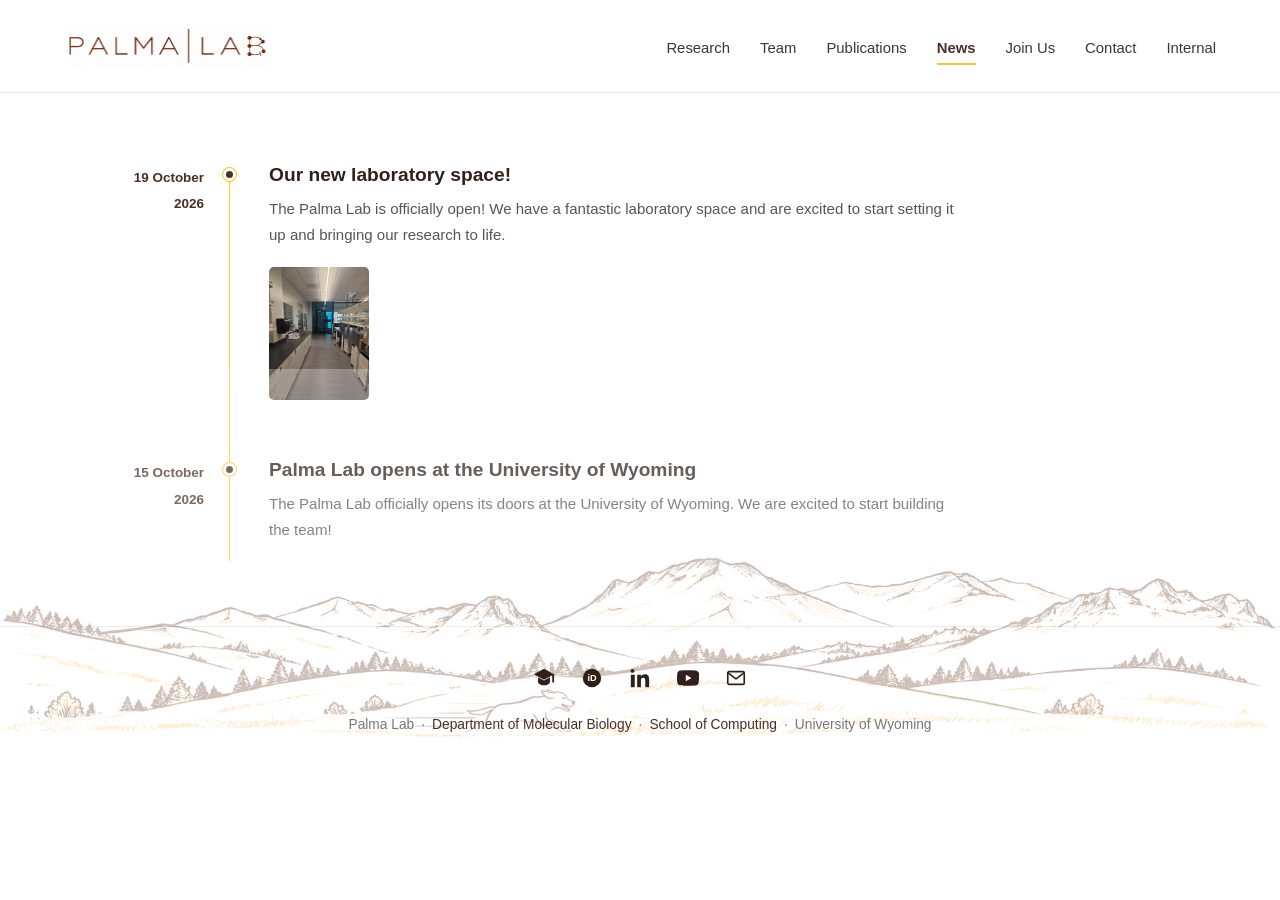
<file: news.html>
<!DOCTYPE html>
<html lang="en">

<head>
  <meta charset="UTF-8">
  <meta name="viewport" content="width=device-width, initial-scale=1.0">

  <title>News | Palma Lab</title>

  <link rel="stylesheet" href="css/style.css">

  <style>

    /* =========================================================
       NEWS TIMELINE
       ========================================================= */

    .news-page {
      width: 100%;
      max-width: 1200px;
      margin: 0 auto;
      padding: 70px var(--page-padding) 65px;
    }

    .news-timeline {
      position: relative;
      width: 100%;
      max-width: 950px;
    }

    .news-timeline::before {
      content: "";
      position: absolute;
      left: 125px;
      top: 8px;
      bottom: 0;
      width: 1px;
      background: var(--gold);
    }

    .news-item {
      position: relative;
      display: grid;
      grid-template-columns: 100px minmax(0, 1fr);
      column-gap: 65px;
      padding: 0 0 58px;
      scroll-margin-top: 110px;
    }

    .news-item:last-child {
      padding-bottom: 0;
    }

    .news-date {
      padding-top: 1px;
      text-align: right;
    }

    .news-date a {
      color: var(--brown);
      font-size: 0.84rem;
      font-weight: 600;
      line-height: 1.4;
      text-decoration: none;
    }

    .news-date a:hover {
      text-decoration: underline;
      text-decoration-color: var(--gold);
      text-underline-offset: 3px;
    }

    .news-dot {
      position: absolute;
      left: 119px;
      top: 5px;
      width: 13px;
      height: 13px;
      border: 3px solid white;
      border-radius: 50%;
      background: var(--brown);
      box-shadow: 0 0 0 1px var(--gold);
    }

    .news-content {
      min-width: 0;
    }

    .news-content h2 {
      margin: 0 0 8px;
      color: var(--brown-dark);
      font-size: 1.2rem;
      line-height: 1.3;
      font-weight: 600;
    }

    .news-content p {
      max-width: 700px;
      margin: 0 0 18px;
      color: var(--text-mid);
      font-size: 0.94rem;
      line-height: 1.7;
    }

    .news-content img {
      display: block;
      width: 100%;
      max-width: 700px;
      height: auto;
      margin-top: 20px;
      border-radius: 5px;
    }

    .news-content a {
      color: var(--brown);
      font-weight: 600;
      text-decoration: underline;
      text-decoration-color: var(--gold);
      text-underline-offset: 3px;
    }

    /* =========================================================
       SMALL LAB PHOTO
       ========================================================= */

    .news-content a.news-photo-link {
      display: inline-block;
      width: 100%;
      max-width: 100px;
      margin-top: 2px;
      text-decoration: none;
      vertical-align: top;
    }

    .news-content .news-photo {
      display: block;
      width: 100%;
      max-width: 100px;
      height: auto;
      margin: 0;
      border-radius: 5px;
      transition: opacity 0.2s ease;
    }

    .news-content a.news-photo-link:hover .news-photo {
      opacity: 0.85;
    }

    .news-content a.news-photo-link:focus-visible {
      outline: 2px solid var(--gold);
      outline-offset: 4px;
      border-radius: 5px;
    }


    /* =========================================================
       MOBILE
       ========================================================= */

    @media (max-width: 650px) {

      .news-page {
        padding-top: 50px;
        padding-bottom: 50px;
      }

      .news-timeline::before {
        left: 7px;
      }

      .news-item {
        grid-template-columns: 1fr;
        column-gap: 0;
        padding-left: 30px;
        padding-bottom: 42px;
      }

      .news-date {
        margin-bottom: 7px;
        padding-top: 0;
        text-align: left;
      }

      .news-date a {
        font-size: 0.79rem;
      }

      .news-dot {
        left: 1px;
        top: 4px;
      }

      .news-content h2 {
        font-size: 1.1rem;
      }

      .news-content p {
        font-size: 0.91rem;
      }

    }

  </style>

</head>


<body>

  <header>

    <div class="header-inner">

      <div class="logo">

        <a href="index.html">
          <img src="images/palma-lab-logo.png" alt="Palma Lab">
        </a>

      </div>


      <nav>

        <a href="research.html">Research</a>

        <a href="people.html">Team</a>

        <a href="publications.html">Publications</a>

        <a class="active" href="news.html">News</a>

        <a href="join.html">Join Us</a>

        <a href="contact.html">Contact</a>

        <a href="internal/">Internal</a>

      </nav>

    </div>

  </header>



  <main class="news-page">

    <section class="news-timeline">


      <!-- =====================================================
           NEWS ITEM 2 — 19 OCTOBER 2026
           ===================================================== -->

      <article
        class="news-item"
        id="19-october-2026">

        <div class="news-date">

          <a href="#19-october-2026">
            19 October 2026
          </a>

        </div>


        <span
          class="news-dot"
          aria-hidden="true">
        </span>


        <div class="news-content">

          <h2>
            Our new laboratory space!
          </h2>

          <p>
            The Palma Lab is officially open!
            We have a fantastic laboratory space and are excited
            to start setting it up and bringing our research to life.
        
          </p>

          <a
            class="news-photo-link"
            href="images/Lab_Space.jpeg"
            target="_blank"
            rel="noopener noreferrer"
            aria-label="View full-size photo of the Palma Lab">

            <img
              class="news-photo"
              src="images/Lab_Space.jpeg"
              alt="New Palma Lab laboratory space at the University of Wyoming"
              loading="lazy">

          </a>

        </div>

      </article>



      <!-- =====================================================
           NEWS ITEM 1 — 15 OCTOBER 2026
           ===================================================== -->

      <article
        class="news-item"
        id="15-october-2026">

        <div class="news-date">

          <a href="#15-october-2026">
            15 October 2026
          </a>

        </div>


        <span
          class="news-dot"
          aria-hidden="true">
        </span>


        <div class="news-content">

          <h2>
            Palma Lab opens at the University of Wyoming
          </h2>

          <p>
            The Palma Lab officially opens its doors at the University
            of Wyoming. We are excited to start building the team!
          </p>

        </div>

      </article>



      <!-- =====================================================
           ADD NEW NEWS ITEMS ABOVE OLDER ITEMS
           =====================================================

      Example:

      <article
        class="news-item"
        id="1-november-2026">

        <div class="news-date">

          <a href="#1-november-2026">
            1 November 2026
          </a>

        </div>

        <span
          class="news-dot"
          aria-hidden="true">
        </span>

        <div class="news-content">

          <h2>
            Your news title
          </h2>

          <p>
            Your news text goes here.
          </p>

        </div>

      </article>

      -->


    </section>

  </main>



  <footer>


    <div class="footer-main-row">


      <!-- SOCIAL ICONS -->

      <div class="footer-social">


        <!-- GOOGLE SCHOLAR -->

        <a
          href="https://scholar.google.com/citations?user=hZ1ScywAAAAJ&hl=en"
          target="_blank"
          rel="noopener noreferrer"
          aria-label="Cristina Palma on Google Scholar"
          title="Google Scholar">

          <svg viewBox="0 0 24 24" aria-hidden="true">

            <path
              fill="currentColor"
              d="M12 2L1 8l11 6 9-4.91V17h2V8L12 2zm-6.5 9.18V16c0 2.21 2.91 4 6.5 4s6.5-1.79 6.5-4v-4.82L12 14.73 5.5 11.18z">
            </path>

          </svg>

        </a>



        <!-- ORCID -->

        <a
          href="https://orcid.org/0000-0002-0390-1440"
          target="_blank"
          rel="noopener noreferrer"
          aria-label="Cristina Palma on ORCID"
          title="ORCID">

          <svg viewBox="0 0 24 24" aria-hidden="true">

            <circle
              cx="12"
              cy="12"
              r="10"
              fill="currentColor">
            </circle>

            <text
              x="12"
              y="15.7"
              text-anchor="middle"
              fill="white"
              font-family="Arial, Helvetica, sans-serif"
              font-size="10"
              font-weight="600">
              iD
            </text>

          </svg>

        </a>



        <!-- LINKEDIN -->

        <a
          href="https://www.linkedin.com/in/cristina-palma-312704156/"
          target="_blank"
          rel="noopener noreferrer"
          aria-label="Cristina Palma on LinkedIn"
          title="LinkedIn">

          <svg
            class="linkedin-icon"
            viewBox="0 0 24 24"
            aria-hidden="true">

            <path
              fill="currentColor"
              d="M5.34 3.5A2.34 2.34 0 1 1 .66 3.5a2.34 2.34 0 0 1 4.68 0ZM1 8h4.7v15H1V8Zm7.6 0h4.5v2.05h.06c.63-1.2 2.17-2.46 4.47-2.46C22.4 7.59 23 10.73 23 14.81V23h-4.69v-7.25c0-1.73-.03-3.95-2.41-3.95-2.41 0-2.78 1.88-2.78 3.82V23H8.6V8Z">
            </path>

          </svg>

        </a>



        <!-- YOUTUBE -->

        <a
          href="https://www.youtube.com/@palma-lab"
          target="_blank"
          rel="noopener noreferrer"
          aria-label="Palma Lab on YouTube"
          title="YouTube">

          <svg viewBox="0 0 24 24" aria-hidden="true">

            <path
              fill="currentColor"
              d="M23.5 6.2a3 3 0 0 0-2.1-2.1C19.5 3.6 12 3.6 12 3.6s-7.5 0-9.4.5A3 3 0 0 0 .5 6.2 31 31 0 0 0 0 12a31 31 0 0 0 .5 5.8 3 3 0 0 0 2.1 2.1c1.9.5 9.4.5 9.4.5s7.5 0 9.4-.5a3 3 0 0 0 2.1-2.1A31 31 0 0 0 24 12a31 31 0 0 0 .5-5.8ZM9.6 15.6V8.4L15.8 12l-6.2 3.6Z">
            </path>

          </svg>

        </a>



        <!-- EMAIL -->

        <a
          href="mailto:csantosd@uwyo.edu"
          aria-label="Email Cristina Palma"
          title="Email">

          <svg
            viewBox="0 0 24 24"
            aria-hidden="true"
            fill="none"
            stroke="currentColor"
            stroke-width="1.8"
            stroke-linecap="round"
            stroke-linejoin="round">

            <rect
              x="3"
              y="5"
              width="18"
              height="14"
              rx="1.5">
            </rect>

            <path d="M4 7l8 6 8-6"></path>

          </svg>

        </a>

      </div>



      <!-- INSTITUTIONAL INFORMATION -->

      <div class="footer-info">

        <span>Palma Lab</span>

        <span class="footer-divider">·</span>

        <a
          href="https://www.uwyo.edu/molecbio/index.html"
          target="_blank"
          rel="noopener noreferrer">
          Department of Molecular Biology
        </a>

        <span class="footer-divider">·</span>

        <a
          href="https://www.uwyo.edu/soc/people/faculty/cristina-palma.html"
          target="_blank"
          rel="noopener noreferrer">
          School of Computing
        </a>

        <span class="footer-divider">·</span>

        <span>University of Wyoming</span>

      </div>


    </div>



    <div class="footer-mountains">

      <img
        src="images/mountains-footer.png"
        alt=""
        aria-hidden="true">

    </div>


  </footer>

</body>

</html>
</file>
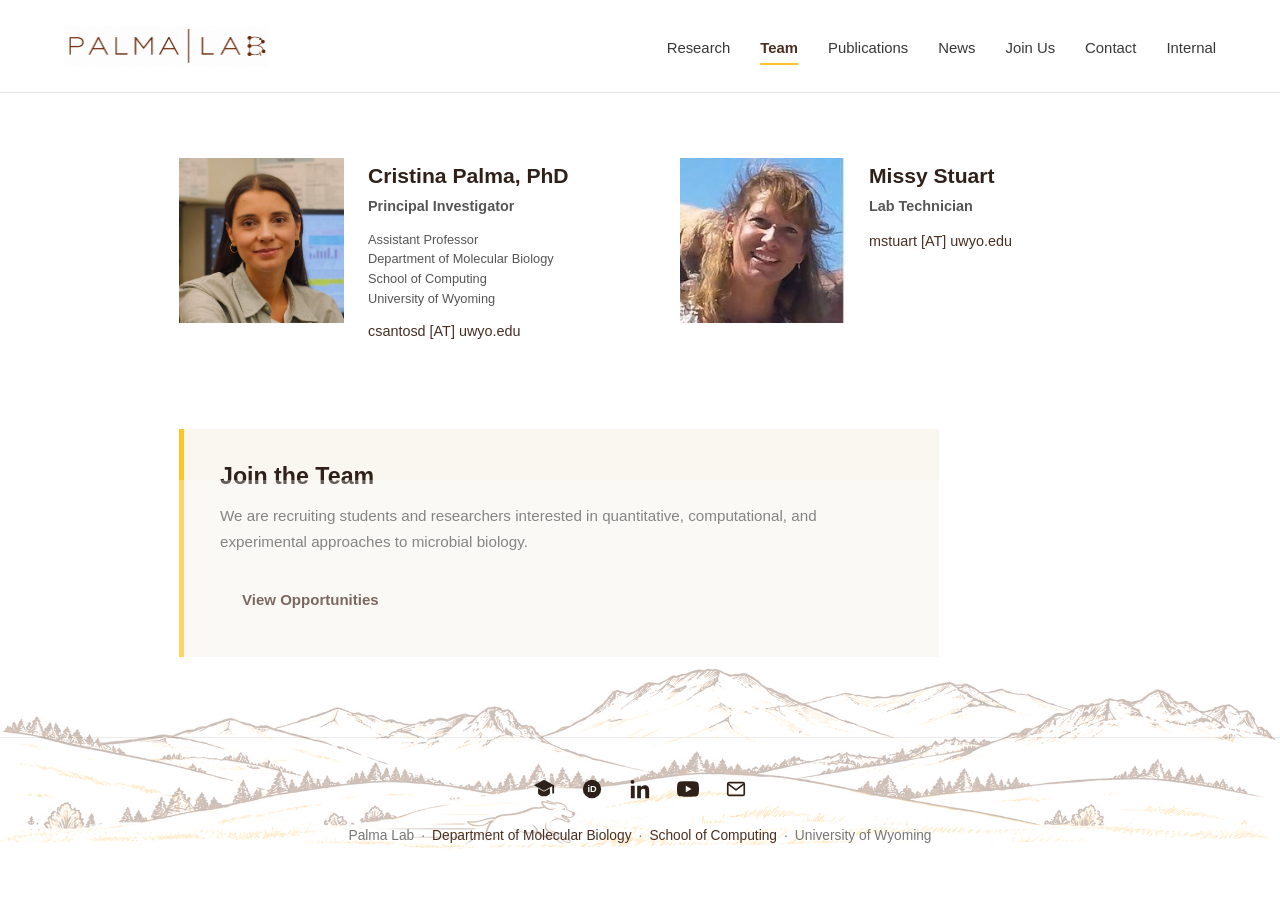
<file: people.html>
<!DOCTYPE html>
<html lang="en">

<head>
  <meta charset="UTF-8">
  <meta name="viewport" content="width=device-width, initial-scale=1.0">

  <title>Team | Palma Lab</title>

  <link rel="stylesheet" href="css/style.css">

  <style>

    /* =========================================================
       TEAM PAGE
       ========================================================= */

    .people-page {
      max-width: 1050px;
      margin: 0 auto;
      padding: 65px var(--page-padding) 80px;
      box-sizing: border-box;


      .person-affiliation {
  font-size: 0.80rem !important;
  line-height: 1.55 !important;
}
    }


    /* =========================================================
       PEOPLE GRID
       ========================================================= */

    .people-grid {
      display: grid;
      grid-template-columns: repeat(2, minmax(0, 1fr));

      gap: 54px 80px;

      margin-bottom: 75px;
    }


    /* =========================================================
       PERSON
       ========================================================= */

    .person {
      display: flex;
      align-items: flex-start;

      gap: 24px;
    }

    .person-photo {
      flex: 0 0 165px;

      width: 165px;
      height: 165px;

      overflow: hidden;

      background: #f5f3ef;
    }

    .person-photo img {
      display: block;

      width: 165px !important;
      height: 165px !important;

      max-width: 165px !important;
      max-height: 165px !important;

      object-fit: cover !important;
      object-position: center !important;
    }

    .person-info {
      padding-top: 4px;
    }

    .person-info h3 {
      margin: 0 0 6px;

      color: var(--brown-dark);

      font-size: 1.32rem;
      line-height: 1.3;

      font-weight: 600;
    }

    .person-role {
      margin: 0 0 12px;

      color: var(--brown);

      font-size: 0.95rem;
      font-weight: 600;
    }

    .person-info p {
      margin: 0 0 11px;

      color: var(--text-mid);

      font-size: 0.9rem;
      line-height: 1.6;
    }

    .person-email a {
      color: var(--brown);

      text-decoration: none;
    }

    .person-email a:hover {
      text-decoration: underline;
      text-decoration-color: var(--gold);
      text-underline-offset: 4px;
    }


    /* =========================================================
       JOIN THE TEAM CARD
       ========================================================= */

    .people-recruiting {
      max-width: 760px;

      padding: 32px 36px;

      background: #faf7f1;

      border-left: 5px solid var(--gold);

      box-sizing: border-box;
    }

    .people-recruiting h2 {
      margin: 0 0 12px;

      color: var(--brown-dark);

      font-size: 1.45rem;
      line-height: 1.3;

      font-weight: 600;
    }

    .people-recruiting p {
      max-width: 650px;

      margin: 0 0 22px;

      color: var(--text-mid);

      font-size: 0.95rem;
      line-height: 1.7;
    }

    .people-recruiting .button {
      display: inline-block;
    }


    /* =========================================================
       TABLET
       ========================================================= */

    @media (max-width: 900px) {

      .people-grid {
        gap: 46px 50px;
      }

      .person {
        gap: 20px;
      }

      .person-photo {
        flex-basis: 145px;

        width: 145px;
        height: 145px;
      }

      .person-photo img {
        width: 145px !important;
        height: 145px !important;

        max-width: 145px !important;
        max-height: 145px !important;
      }

    }


    /* =========================================================
       MOBILE
       ========================================================= */

    @media (max-width: 700px) {

      .people-page {
        padding-top: 45px;
      }

      .people-grid {
        grid-template-columns: 1fr;

        gap: 42px;

        margin-bottom: 55px;
      }

      .person {
        gap: 20px;
      }

      .person-photo {
        flex-basis: 135px;

        width: 135px;
        height: 135px;
      }

      .person-photo img {
        width: 135px !important;
        height: 135px !important;

        max-width: 135px !important;
        max-height: 135px !important;
      }

      .person-info h3 {
        font-size: 1.18rem;
      }

      .person-role {
        font-size: 0.9rem;
      }

      .person-info p {
        font-size: 0.85rem;
      }

      .people-recruiting {
        padding: 27px 28px;
      }

    }


    /* =========================================================
       SMALL MOBILE
       ========================================================= */

    @media (max-width: 480px) {

      .person {
        flex-direction: column;

        gap: 16px;
      }

      .person-photo {
        flex-basis: auto;

        width: 145px;
        height: 145px;
      }

      .person-photo img {
        width: 145px !important;
        height: 145px !important;

        max-width: 145px !important;
        max-height: 145px !important;
      }

    }

  </style>

</head>


<body>


  <!-- =========================================================
       HEADER
       ========================================================= -->

  <header>

    <div class="header-inner">

      <div class="logo">

        <a href="index.html">

          <img
            src="images/palma-lab-logo.png"
            alt="Palma Lab">

        </a>

      </div>


      <nav>

        <a href="research.html">
          Research
        </a>

        <a
          class="active"
          href="people.html">
          Team
        </a>

        <a href="publications.html">
          Publications
        </a>

        <a href="news.html">
          News
        </a>

        <a href="join.html">
          Join Us
        </a>

        <a href="contact.html">
          Contact
        </a>

        <a href="internal/">
          Internal
        </a>

      </nav>

    </div>

  </header>



  <!-- =========================================================
       MAIN CONTENT
       ========================================================= -->

  <main class="people-page">


    <!-- =======================================================
         PEOPLE
         ======================================================= -->

    <section class="people-grid">


      <!-- =====================================================
           CRISTINA PALMA
           ===================================================== -->

      <article class="person">


        <div class="person-photo">

          <img
            src="images/cristina-palma.jpg"
            alt="Cristina Palma">

        </div>


        <div class="person-info">

          <h3>
            Cristina Palma, PhD
          </h3>

          <p class="person-role">
            Principal Investigator
          </p>

          <p class="person-affiliation">
  Assistant Professor<br>
  Department of Molecular Biology<br>
  School of Computing<br>
  University of Wyoming
</p>

          <p class="person-email">

            <a href="mailto:csantosd@uwyo.edu">
              csantosd [AT] uwyo.edu
            </a>

          </p>

        </div>


      </article>



      <!-- =====================================================
           MISSY STUART
           ===================================================== -->

      <article class="person">


        <div class="person-photo">

          <img
            src="images/Lab_Tech.jpeg"
            alt="Missy Stuart">

        </div>


        <div class="person-info">

          <h3>
            Missy Stuart
          </h3>

          <p class="person-role">
            Lab Technician
          </p>

          <p class="person-email">

            <a href="mailto:mstuart@uwyo.edu">
              mstuart [AT] uwyo.edu
            </a>

          </p>

        </div>


      </article>


    </section>



    <!-- =======================================================
         JOIN THE TEAM
         ======================================================= -->

    <section class="people-recruiting">

      <h2>
        Join the Team
      </h2>

      <p>
        We are recruiting students and researchers interested in
        quantitative, computational, and experimental approaches
        to microbial biology.
      </p>

      <a
        class="button"
        href="join.html">
        View Opportunities
      </a>

    </section>


  </main>



  <!-- =========================================================
       FOOTER
       ========================================================= -->

  <footer>


    <div class="footer-main-row">


      <div class="footer-social">


        <!-- GOOGLE SCHOLAR -->

        <a
          href="https://scholar.google.com/citations?user=hZ1ScywAAAAJ&hl=en"
          target="_blank"
          rel="noopener noreferrer"
          aria-label="Cristina Palma on Google Scholar"
          title="Google Scholar">

          <svg
            viewBox="0 0 24 24"
            aria-hidden="true">

            <path
              fill="currentColor"
              d="M12 2L1 8l11 6 9-4.91V17h2V8L12 2zm-6.5 9.18V16c0 2.21 2.91 4 6.5 4s6.5-1.79 6.5-4v-4.82L12 14.73 5.5 11.18z">
            </path>

          </svg>

        </a>



        <!-- ORCID -->

        <a
          href="https://orcid.org/0000-0002-0390-1440"
          target="_blank"
          rel="noopener noreferrer"
          aria-label="Cristina Palma on ORCID"
          title="ORCID">

          <svg
            viewBox="0 0 24 24"
            aria-hidden="true">

            <circle
              cx="12"
              cy="12"
              r="10"
              fill="currentColor">
            </circle>

            <text
              x="12"
              y="15.7"
              text-anchor="middle"
              fill="white"
              font-family="Arial, Helvetica, sans-serif"
              font-size="10"
              font-weight="600">
              iD
            </text>

          </svg>

        </a>



        <!-- LINKEDIN -->

        <a
          href="https://www.linkedin.com/in/cristina-palma-312704156/"
          target="_blank"
          rel="noopener noreferrer"
          aria-label="Cristina Palma on LinkedIn"
          title="LinkedIn">

          <svg
            class="linkedin-icon"
            viewBox="0 0 24 24"
            aria-hidden="true">

            <path
              fill="currentColor"
              d="M5.34 3.5A2.34 2.34 0 1 1 .66 3.5a2.34 2.34 0 0 1 4.68 0ZM1 8h4.7v15H1V8Zm7.6 0h4.5v2.05h.06c.63-1.2 2.17-2.46 4.47-2.46C22.4 7.59 23 10.73 23 14.81V23h-4.69v-7.25c0-1.73-.03-3.95-2.41-3.95-2.41 0-2.78 1.88-2.78 3.82V23H8.6V8Z">
            </path>

          </svg>

        </a>



        <!-- YOUTUBE -->

        <a
          href="https://www.youtube.com/@palma-lab"
          target="_blank"
          rel="noopener noreferrer"
          aria-label="Palma Lab on YouTube"
          title="YouTube">

          <svg
            viewBox="0 0 24 24"
            aria-hidden="true">

            <path
              fill="currentColor"
              d="M23.5 6.2a3 3 0 0 0-2.1-2.1C19.5 3.6 12 3.6 12 3.6s-7.5 0-9.4.5A3 3 0 0 0 .5 6.2 31 31 0 0 0 0 12a31 31 0 0 0 .5 5.8 3 3 0 0 0 2.1 2.1c1.9.5 9.4.5 9.4.5s7.5 0 9.4-.5a3 3 0 0 0 2.1-2.1A31 31 0 0 0 24 12a31 31 0 0 0-.5-5.8ZM9.6 15.6V8.4L15.8 12l-6.2 3.6Z">
            </path>

          </svg>

        </a>



        <!-- EMAIL -->

        <a
          href="mailto:csantosd@uwyo.edu"
          aria-label="Email Cristina Palma"
          title="Email">

          <svg
            viewBox="0 0 24 24"
            aria-hidden="true"
            fill="none"
            stroke="currentColor"
            stroke-width="1.8"
            stroke-linecap="round"
            stroke-linejoin="round">

            <rect
              x="3"
              y="5"
              width="18"
              height="14"
              rx="1.5">
            </rect>

            <path d="M4 7l8 6 8-6"></path>

          </svg>

        </a>


      </div>



      <!-- INSTITUTIONAL INFORMATION -->

      <div class="footer-info">

        <span>
          Palma Lab
        </span>

        <span class="footer-divider">
          ·
        </span>

        <a
          href="https://www.uwyo.edu/molecbio/index.html"
          target="_blank"
          rel="noopener noreferrer">
          Department of Molecular Biology
        </a>

        <span class="footer-divider">
          ·
        </span>

        <a
           href="https://www.uwyo.edu/soc/people/faculty/cristina-palma.html"
          target="_blank"
          rel="noopener noreferrer">
          School of Computing
        </a>

        <span class="footer-divider">
          ·
        </span>

        <span>
          University of Wyoming
        </span>

      </div>


    </div>



    <!-- MOUNTAINS -->

    <div class="footer-mountains">

      <img
        src="images/mountains-footer.png"
        alt=""
        aria-hidden="true">

    </div>


  </footer>


</body>

</html>
</file>
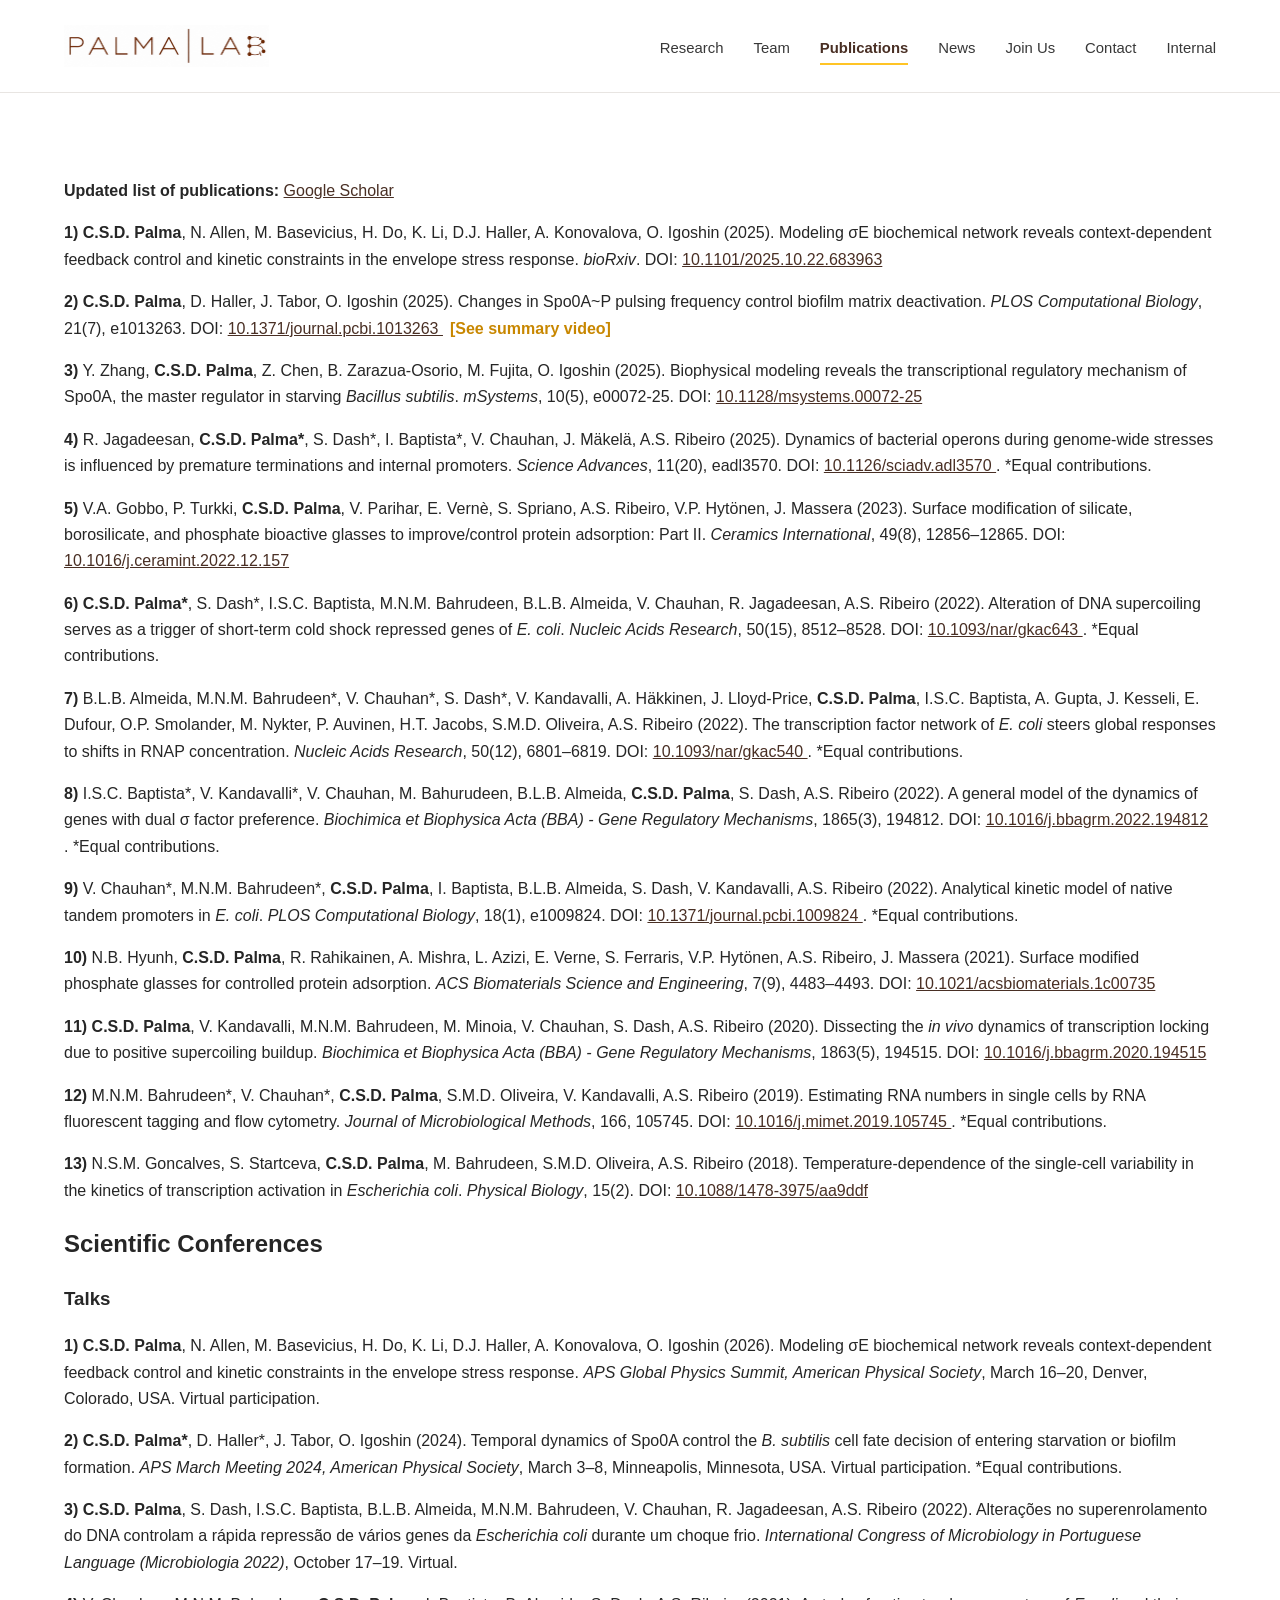
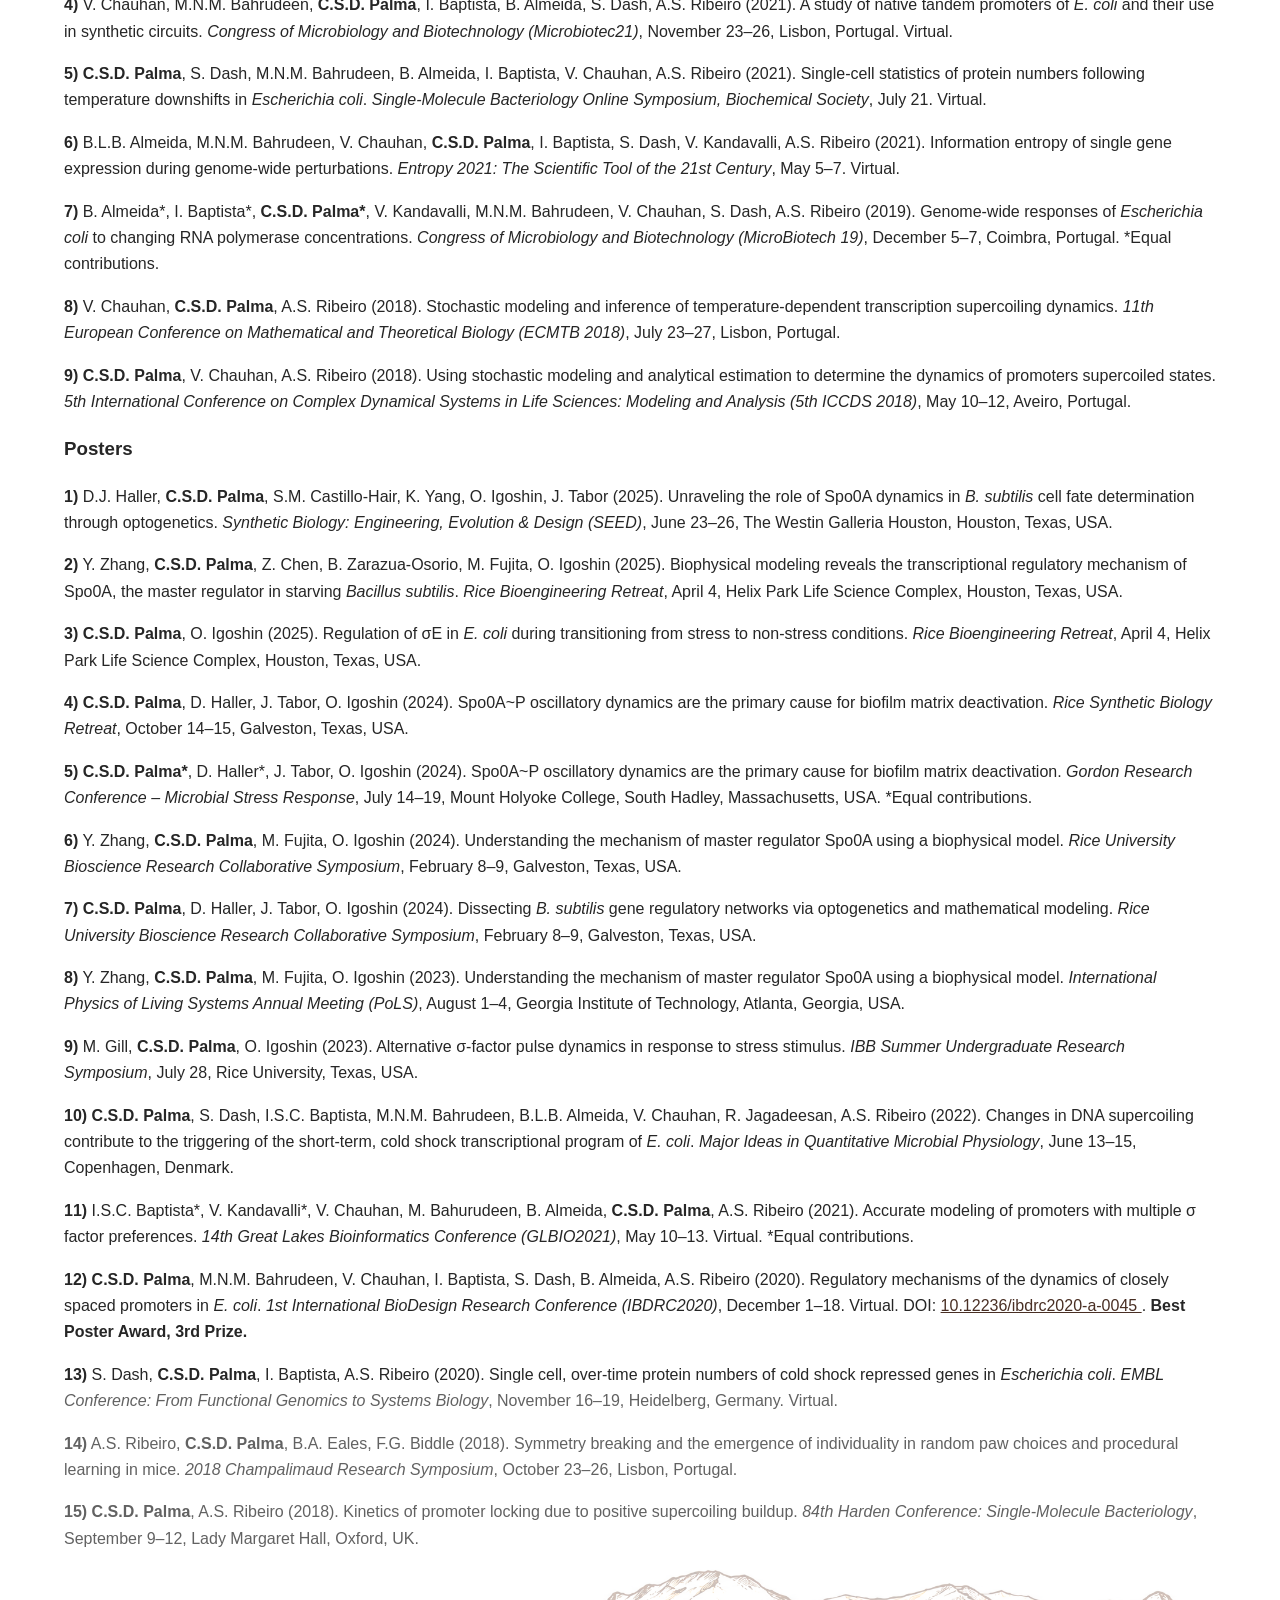
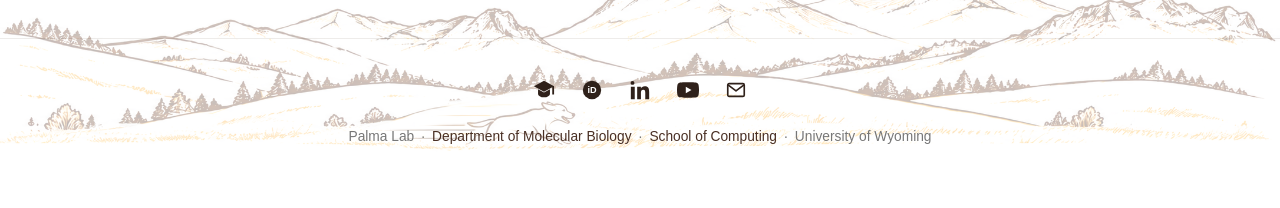
<file: publications.html>
<!DOCTYPE html>
<html lang="en">

<head>
  <meta charset="UTF-8">
  <meta name="viewport" content="width=device-width, initial-scale=1.0">

  <title>Publications | Palma Lab</title>

  <link rel="stylesheet" href="css/style.css">

  <style>

    /* =========================================================
       SUMMARY VIDEO LINK
       ========================================================= */

    .summary-video-link {
      margin-left: 7px;
      color: #c88700;
      font-weight: 700;
      text-decoration: none;
      white-space: nowrap;
      transition: color 0.2s ease;
    }

    .summary-video-link:hover {
      color: #492f24;
      text-decoration: underline;
      text-decoration-color: #ffc425;
      text-underline-offset: 3px;
    }

    .summary-video-link:focus-visible {
      outline: 2px solid #ffc425;
      outline-offset: 2px;
      border-radius: 2px;
    }

  </style>

</head>

<body>

  <header>
    <div class="header-inner">

      <div class="logo">
        <a href="index.html">
          <img src="images/palma-lab-logo.png" alt="Palma Lab">
        </a>
      </div>

      <nav>
        <a href="research.html">Research</a>
        <a href="people.html">Team</a>
        <a class="active" href="publications.html">Publications</a>
        <a href="news.html">News</a>
        <a href="join.html">Join Us</a>
        <a href="contact.html">Contact</a>
        <a href="internal/">Internal</a>
      </nav>

    </div>
  </header>


  <main class="page publications-page">

    <div class="publications-scholar">
      <strong>Updated list of publications:</strong>
      <a
        href="https://scholar.google.com/citations?user=hZ1ScywAAAAJ&hl=en"
        target="_blank"
        rel="noopener noreferrer">
        Google Scholar
      </a>
    </div>


    <!-- =====================================================
         PUBLICATIONS
         ===================================================== -->

    <section class="publication-list">

      <article class="publication-reference">
        <p>
          <strong>1)</strong>
          <strong>C.S.D. Palma</strong>, N. Allen, M. Basevicius,
          H. Do, K. Li, D.J. Haller, A. Konovalova, O. Igoshin (2025).
          Modeling σE biochemical network reveals context-dependent feedback
          control and kinetic constraints in the envelope stress response.
          <em>bioRxiv</em>.
          DOI:
          <a
            href="https://doi.org/10.1101/2025.10.22.683963"
            target="_blank"
            rel="noopener noreferrer">
            10.1101/2025.10.22.683963
          </a>
        </p>
      </article>


      <article class="publication-reference">
        <p>
          <strong>2)</strong>
          <strong>C.S.D. Palma</strong>, D. Haller, J. Tabor,
          O. Igoshin (2025).
          Changes in Spo0A~P pulsing frequency control biofilm matrix deactivation.
          <em>PLOS Computational Biology</em>, 21(7), e1013263.
          DOI:
          <a
            href="https://doi.org/10.1371/journal.pcbi.1013263"
            target="_blank"
            rel="noopener noreferrer">
            10.1371/journal.pcbi.1013263
          </a>

          <a
            class="summary-video-link"
            href="https://www.youtube.com/watch?v=llD3T9iMhjE&t=26s"
            target="_blank"
            rel="noopener noreferrer">
            [See summary video]
          </a>
        </p>
      </article>


      <article class="publication-reference">
        <p>
          <strong>3)</strong>
          Y. Zhang, <strong>C.S.D. Palma</strong>, Z. Chen,
          B. Zarazua-Osorio, M. Fujita, O. Igoshin (2025).
          Biophysical modeling reveals the transcriptional regulatory mechanism
          of Spo0A, the master regulator in starving
          <em>Bacillus subtilis</em>.
          <em>mSystems</em>, 10(5), e00072-25.
          DOI:
          <a
            href="https://doi.org/10.1128/msystems.00072-25"
            target="_blank"
            rel="noopener noreferrer">
            10.1128/msystems.00072-25
          </a>
        </p>
      </article>


      <article class="publication-reference">
        <p>
          <strong>4)</strong>
          R. Jagadeesan, <strong>C.S.D. Palma*</strong>, S. Dash*,
          I. Baptista*, V. Chauhan, J. Mäkelä, A.S. Ribeiro (2025).
          Dynamics of bacterial operons during genome-wide stresses is influenced
          by premature terminations and internal promoters.
          <em>Science Advances</em>, 11(20), eadl3570.
          DOI:
          <a
            href="https://www.science.org/doi/10.1126/sciadv.adl3570"
            target="_blank"
            rel="noopener noreferrer">
            10.1126/sciadv.adl3570
          </a>.
          *Equal contributions.
        </p>
      </article>


      <article class="publication-reference">
        <p>
          <strong>5)</strong>
          V.A. Gobbo, P. Turkki, <strong>C.S.D. Palma</strong>,
          V. Parihar, E. Vernè, S. Spriano, A.S. Ribeiro,
          V.P. Hytönen, J. Massera (2023).
          Surface modification of silicate, borosilicate, and phosphate
          bioactive glasses to improve/control protein adsorption: Part II.
          <em>Ceramics International</em>, 49(8), 12856–12865.
          DOI:
          <a
            href="https://doi.org/10.1016/j.ceramint.2022.12.157"
            target="_blank"
            rel="noopener noreferrer">
            10.1016/j.ceramint.2022.12.157
          </a>
        </p>
      </article>


      <article class="publication-reference">
        <p>
          <strong>6)</strong>
          <strong>C.S.D. Palma*</strong>, S. Dash*, I.S.C. Baptista,
          M.N.M. Bahrudeen, B.L.B. Almeida, V. Chauhan,
          R. Jagadeesan, A.S. Ribeiro (2022).
          Alteration of DNA supercoiling serves as a trigger of short-term
          cold shock repressed genes of <em>E. coli</em>.
          <em>Nucleic Acids Research</em>, 50(15), 8512–8528.
          DOI:
          <a
            href="https://doi.org/10.1093/nar/gkac643"
            target="_blank"
            rel="noopener noreferrer">
            10.1093/nar/gkac643
          </a>.
          *Equal contributions.
        </p>
      </article>


      <article class="publication-reference">
        <p>
          <strong>7)</strong>
          B.L.B. Almeida, M.N.M. Bahrudeen*, V. Chauhan*, S. Dash*,
          V. Kandavalli, A. Häkkinen, J. Lloyd-Price,
          <strong>C.S.D. Palma</strong>, I.S.C. Baptista, A. Gupta,
          J. Kesseli, E. Dufour, O.P. Smolander, M. Nykter,
          P. Auvinen, H.T. Jacobs, S.M.D. Oliveira, A.S. Ribeiro (2022).
          The transcription factor network of <em>E. coli</em> steers global
          responses to shifts in RNAP concentration.
          <em>Nucleic Acids Research</em>, 50(12), 6801–6819.
          DOI:
          <a
            href="https://doi.org/10.1093/nar/gkac540"
            target="_blank"
            rel="noopener noreferrer">
            10.1093/nar/gkac540
          </a>.
          *Equal contributions.
        </p>
      </article>


      <article class="publication-reference">
        <p>
          <strong>8)</strong>
          I.S.C. Baptista*, V. Kandavalli*, V. Chauhan,
          M. Bahurudeen, B.L.B. Almeida,
          <strong>C.S.D. Palma</strong>, S. Dash, A.S. Ribeiro (2022).
          A general model of the dynamics of genes with dual σ factor preference.
          <em>Biochimica et Biophysica Acta (BBA) - Gene Regulatory Mechanisms</em>,
          1865(3), 194812.
          DOI:
          <a
            href="https://doi.org/10.1016/j.bbagrm.2022.194812"
            target="_blank"
            rel="noopener noreferrer">
            10.1016/j.bbagrm.2022.194812
          </a>.
          *Equal contributions.
        </p>
      </article>


      <article class="publication-reference">
        <p>
          <strong>9)</strong>
          V. Chauhan*, M.N.M. Bahrudeen*,
          <strong>C.S.D. Palma</strong>, I. Baptista,
          B.L.B. Almeida, S. Dash, V. Kandavalli, A.S. Ribeiro (2022).
          Analytical kinetic model of native tandem promoters in
          <em>E. coli</em>.
          <em>PLOS Computational Biology</em>, 18(1), e1009824.
          DOI:
          <a
            href="https://doi.org/10.1371/journal.pcbi.1009824"
            target="_blank"
            rel="noopener noreferrer">
            10.1371/journal.pcbi.1009824
          </a>.
          *Equal contributions.
        </p>
      </article>


      <article class="publication-reference">
        <p>
          <strong>10)</strong>
          N.B. Hyunh, <strong>C.S.D. Palma</strong>,
          R. Rahikainen, A. Mishra, L. Azizi, E. Verne,
          S. Ferraris, V.P. Hytönen, A.S. Ribeiro, J. Massera (2021).
          Surface modified phosphate glasses for controlled protein adsorption.
          <em>ACS Biomaterials Science and Engineering</em>,
          7(9), 4483–4493.
          DOI:
          <a
            href="https://doi.org/10.1021/acsbiomaterials.1c00735"
            target="_blank"
            rel="noopener noreferrer">
            10.1021/acsbiomaterials.1c00735
          </a>
        </p>
      </article>


      <article class="publication-reference">
        <p>
          <strong>11)</strong>
          <strong>C.S.D. Palma</strong>, V. Kandavalli,
          M.N.M. Bahrudeen, M. Minoia, V. Chauhan,
          S. Dash, A.S. Ribeiro (2020).
          Dissecting the <em>in vivo</em> dynamics of transcription locking
          due to positive supercoiling buildup.
          <em>Biochimica et Biophysica Acta (BBA) - Gene Regulatory Mechanisms</em>,
          1863(5), 194515.
          DOI:
          <a
            href="https://doi.org/10.1016/j.bbagrm.2020.194515"
            target="_blank"
            rel="noopener noreferrer">
            10.1016/j.bbagrm.2020.194515
          </a>
        </p>
      </article>


      <article class="publication-reference">
        <p>
          <strong>12)</strong>
          M.N.M. Bahrudeen*, V. Chauhan*,
          <strong>C.S.D. Palma</strong>, S.M.D. Oliveira,
          V. Kandavalli, A.S. Ribeiro (2019).
          Estimating RNA numbers in single cells by RNA fluorescent tagging
          and flow cytometry.
          <em>Journal of Microbiological Methods</em>, 166, 105745.
          DOI:
          <a
            href="https://doi.org/10.1016/j.mimet.2019.105745"
            target="_blank"
            rel="noopener noreferrer">
            10.1016/j.mimet.2019.105745
          </a>.
          *Equal contributions.
        </p>
      </article>


      <article class="publication-reference">
        <p>
          <strong>13)</strong>
          N.S.M. Goncalves, S. Startceva,
          <strong>C.S.D. Palma</strong>, M. Bahrudeen,
          S.M.D. Oliveira, A.S. Ribeiro (2018).
          Temperature-dependence of the single-cell variability in the
          kinetics of transcription activation in
          <em>Escherichia coli</em>.
          <em>Physical Biology</em>, 15(2).
          DOI:
          <a
            href="https://doi.org/10.1088/1478-3975/aa9ddf"
            target="_blank"
            rel="noopener noreferrer">
            10.1088/1478-3975/aa9ddf
          </a>
        </p>
      </article>

    </section>


    <!-- =====================================================
         SCIENTIFIC CONFERENCES
         ===================================================== -->

    <section class="conference-section">

      <h2>Scientific Conferences</h2>

      <h3>Talks</h3>

      <div class="conference-list">

        <article class="conference-reference">
          <p>
            <strong>1)</strong>
            <strong>C.S.D. Palma</strong>, N. Allen, M. Basevicius,
            H. Do, K. Li, D.J. Haller, A. Konovalova,
            O. Igoshin (2026).
            Modeling σE biochemical network reveals context-dependent
            feedback control and kinetic constraints in the envelope
            stress response.
            <em>APS Global Physics Summit, American Physical Society</em>,
            March 16–20, Denver, Colorado, USA.
            Virtual participation.
          </p>
        </article>

        <article class="conference-reference">
          <p>
            <strong>2)</strong>
            <strong>C.S.D. Palma*</strong>, D. Haller*,
            J. Tabor, O. Igoshin (2024).
            Temporal dynamics of Spo0A control the
            <em>B. subtilis</em> cell fate decision of entering starvation
            or biofilm formation.
            <em>APS March Meeting 2024, American Physical Society</em>,
            March 3–8, Minneapolis, Minnesota, USA.
            Virtual participation.
            *Equal contributions.
          </p>
        </article>

        <article class="conference-reference">
          <p>
            <strong>3)</strong>
            <strong>C.S.D. Palma</strong>, S. Dash,
            I.S.C. Baptista, B.L.B. Almeida, M.N.M. Bahrudeen,
            V. Chauhan, R. Jagadeesan, A.S. Ribeiro (2022).
            Alterações no superenrolamento do DNA controlam a rápida
            repressão de vários genes da <em>Escherichia coli</em>
            durante um choque frio.
            <em>International Congress of Microbiology in Portuguese
            Language (Microbiologia 2022)</em>,
            October 17–19. Virtual.
          </p>
        </article>

        <article class="conference-reference">
          <p>
            <strong>4)</strong>
            V. Chauhan, M.N.M. Bahrudeen,
            <strong>C.S.D. Palma</strong>, I. Baptista,
            B. Almeida, S. Dash, A.S. Ribeiro (2021).
            A study of native tandem promoters of <em>E. coli</em>
            and their use in synthetic circuits.
            <em>Congress of Microbiology and Biotechnology
            (Microbiotec21)</em>,
            November 23–26, Lisbon, Portugal. Virtual.
          </p>
        </article>

        <article class="conference-reference">
          <p>
            <strong>5)</strong>
            <strong>C.S.D. Palma</strong>, S. Dash,
            M.N.M. Bahrudeen, B. Almeida, I. Baptista,
            V. Chauhan, A.S. Ribeiro (2021).
            Single-cell statistics of protein numbers following temperature
            downshifts in <em>Escherichia coli</em>.
            <em>Single-Molecule Bacteriology Online Symposium,
            Biochemical Society</em>, July 21. Virtual.
          </p>
        </article>

        <article class="conference-reference">
          <p>
            <strong>6)</strong>
            B.L.B. Almeida, M.N.M. Bahrudeen, V. Chauhan,
            <strong>C.S.D. Palma</strong>, I. Baptista,
            S. Dash, V. Kandavalli, A.S. Ribeiro (2021).
            Information entropy of single gene expression during
            genome-wide perturbations.
            <em>Entropy 2021: The Scientific Tool of the 21st Century</em>,
            May 5–7. Virtual.
          </p>
        </article>

        <article class="conference-reference">
          <p>
            <strong>7)</strong>
            B. Almeida*, I. Baptista*,
            <strong>C.S.D. Palma*</strong>, V. Kandavalli,
            M.N.M. Bahrudeen, V. Chauhan, S. Dash,
            A.S. Ribeiro (2019).
            Genome-wide responses of <em>Escherichia coli</em>
            to changing RNA polymerase concentrations.
            <em>Congress of Microbiology and Biotechnology
            (MicroBiotech 19)</em>,
            December 5–7, Coimbra, Portugal.
            *Equal contributions.
          </p>
        </article>

        <article class="conference-reference">
          <p>
            <strong>8)</strong>
            V. Chauhan, <strong>C.S.D. Palma</strong>,
            A.S. Ribeiro (2018).
            Stochastic modeling and inference of temperature-dependent
            transcription supercoiling dynamics.
            <em>11th European Conference on Mathematical and
            Theoretical Biology (ECMTB 2018)</em>,
            July 23–27, Lisbon, Portugal.
          </p>
        </article>

        <article class="conference-reference">
          <p>
            <strong>9)</strong>
            <strong>C.S.D. Palma</strong>, V. Chauhan,
            A.S. Ribeiro (2018).
            Using stochastic modeling and analytical estimation to
            determine the dynamics of promoters supercoiled states.
            <em>5th International Conference on Complex Dynamical Systems
            in Life Sciences: Modeling and Analysis
            (5th ICCDS 2018)</em>,
            May 10–12, Aveiro, Portugal.
          </p>
        </article>

      </div>


      <h3 class="conference-subheading">
        Posters
      </h3>

      <div class="conference-list">

        <article class="conference-reference">
          <p>
            <strong>1)</strong>
            D.J. Haller, <strong>C.S.D. Palma</strong>,
            S.M. Castillo-Hair, K. Yang, O. Igoshin,
            J. Tabor (2025).
            Unraveling the role of Spo0A dynamics in
            <em>B. subtilis</em> cell fate determination through optogenetics.
            <em>Synthetic Biology: Engineering, Evolution &amp; Design (SEED)</em>,
            June 23–26, The Westin Galleria Houston,
            Houston, Texas, USA.
          </p>
        </article>

        <article class="conference-reference">
          <p>
            <strong>2)</strong>
            Y. Zhang, <strong>C.S.D. Palma</strong>,
            Z. Chen, B. Zarazua-Osorio, M. Fujita,
            O. Igoshin (2025).
            Biophysical modeling reveals the transcriptional regulatory
            mechanism of Spo0A, the master regulator in starving
            <em>Bacillus subtilis</em>.
            <em>Rice Bioengineering Retreat</em>,
            April 4, Helix Park Life Science Complex,
            Houston, Texas, USA.
          </p>
        </article>

        <article class="conference-reference">
          <p>
            <strong>3)</strong>
            <strong>C.S.D. Palma</strong>, O. Igoshin (2025).
            Regulation of σE in <em>E. coli</em> during transitioning
            from stress to non-stress conditions.
            <em>Rice Bioengineering Retreat</em>,
            April 4, Helix Park Life Science Complex,
            Houston, Texas, USA.
          </p>
        </article>

        <article class="conference-reference">
          <p>
            <strong>4)</strong>
            <strong>C.S.D. Palma</strong>, D. Haller,
            J. Tabor, O. Igoshin (2024).
            Spo0A~P oscillatory dynamics are the primary cause for
            biofilm matrix deactivation.
            <em>Rice Synthetic Biology Retreat</em>,
            October 14–15, Galveston, Texas, USA.
          </p>
        </article>

        <article class="conference-reference">
          <p>
            <strong>5)</strong>
            <strong>C.S.D. Palma*</strong>, D. Haller*,
            J. Tabor, O. Igoshin (2024).
            Spo0A~P oscillatory dynamics are the primary cause for
            biofilm matrix deactivation.
            <em>Gordon Research Conference – Microbial Stress Response</em>,
            July 14–19, Mount Holyoke College,
            South Hadley, Massachusetts, USA.
            *Equal contributions.
          </p>
        </article>

        <article class="conference-reference">
          <p>
            <strong>6)</strong>
            Y. Zhang, <strong>C.S.D. Palma</strong>,
            M. Fujita, O. Igoshin (2024).
            Understanding the mechanism of master regulator Spo0A
            using a biophysical model.
            <em>Rice University Bioscience Research Collaborative Symposium</em>,
            February 8–9, Galveston, Texas, USA.
          </p>
        </article>

        <article class="conference-reference">
          <p>
            <strong>7)</strong>
            <strong>C.S.D. Palma</strong>, D. Haller,
            J. Tabor, O. Igoshin (2024).
            Dissecting <em>B. subtilis</em> gene regulatory networks
            via optogenetics and mathematical modeling.
            <em>Rice University Bioscience Research Collaborative Symposium</em>,
            February 8–9, Galveston, Texas, USA.
          </p>
        </article>

        <article class="conference-reference">
          <p>
            <strong>8)</strong>
            Y. Zhang, <strong>C.S.D. Palma</strong>,
            M. Fujita, O. Igoshin (2023).
            Understanding the mechanism of master regulator Spo0A
            using a biophysical model.
            <em>International Physics of Living Systems Annual Meeting (PoLS)</em>,
            August 1–4, Georgia Institute of Technology,
            Atlanta, Georgia, USA.
          </p>
        </article>

        <article class="conference-reference">
          <p>
            <strong>9)</strong>
            M. Gill, <strong>C.S.D. Palma</strong>,
            O. Igoshin (2023).
            Alternative σ-factor pulse dynamics in response to stress stimulus.
            <em>IBB Summer Undergraduate Research Symposium</em>,
            July 28, Rice University, Texas, USA.
          </p>
        </article>

        <article class="conference-reference">
          <p>
            <strong>10)</strong>
            <strong>C.S.D. Palma</strong>, S. Dash,
            I.S.C. Baptista, M.N.M. Bahrudeen, B.L.B. Almeida,
            V. Chauhan, R. Jagadeesan, A.S. Ribeiro (2022).
            Changes in DNA supercoiling contribute to the triggering of
            the short-term, cold shock transcriptional program of
            <em>E. coli</em>.
            <em>Major Ideas in Quantitative Microbial Physiology</em>,
            June 13–15, Copenhagen, Denmark.
          </p>
        </article>

        <article class="conference-reference">
          <p>
            <strong>11)</strong>
            I.S.C. Baptista*, V. Kandavalli*, V. Chauhan,
            M. Bahurudeen, B. Almeida,
            <strong>C.S.D. Palma</strong>, A.S. Ribeiro (2021).
            Accurate modeling of promoters with multiple σ factor preferences.
            <em>14th Great Lakes Bioinformatics Conference (GLBIO2021)</em>,
            May 10–13. Virtual.
            *Equal contributions.
          </p>
        </article>

        <article class="conference-reference">
          <p>
            <strong>12)</strong>
            <strong>C.S.D. Palma</strong>, M.N.M. Bahrudeen,
            V. Chauhan, I. Baptista, S. Dash, B. Almeida,
            A.S. Ribeiro (2020).
            Regulatory mechanisms of the dynamics of closely spaced
            promoters in <em>E. coli</em>.
            <em>1st International BioDesign Research Conference (IBDRC2020)</em>,
            December 1–18. Virtual.
            DOI:
            <a
              href="https://doi.org/10.12236/ibdrc2020-a-0045"
              target="_blank"
              rel="noopener noreferrer">
              10.12236/ibdrc2020-a-0045
            </a>.
            <strong>Best Poster Award, 3rd Prize.</strong>
          </p>
        </article>

        <article class="conference-reference">
          <p>
            <strong>13)</strong>
            S. Dash, <strong>C.S.D. Palma</strong>,
            I. Baptista, A.S. Ribeiro (2020).
            Single cell, over-time protein numbers of cold shock
            repressed genes in <em>Escherichia coli</em>.
            <em>EMBL Conference: From Functional Genomics
            to Systems Biology</em>,
            November 16–19, Heidelberg, Germany. Virtual.
          </p>
        </article>

        <article class="conference-reference">
          <p>
            <strong>14)</strong>
            A.S. Ribeiro, <strong>C.S.D. Palma</strong>,
            B.A. Eales, F.G. Biddle (2018).
            Symmetry breaking and the emergence of individuality in
            random paw choices and procedural learning in mice.
            <em>2018 Champalimaud Research Symposium</em>,
            October 23–26, Lisbon, Portugal.
          </p>
        </article>

        <article class="conference-reference">
          <p>
            <strong>15)</strong>
            <strong>C.S.D. Palma</strong>, A.S. Ribeiro (2018).
            Kinetics of promoter locking due to positive supercoiling buildup.
            <em>84th Harden Conference: Single-Molecule Bacteriology</em>,
            September 9–12, Lady Margaret Hall, Oxford, UK.
          </p>
        </article>

      </div>

    </section>

  </main>


  <footer>

    <div class="footer-main-row">

      <!-- SOCIAL ICONS -->

      <div class="footer-social">

        <!-- GOOGLE SCHOLAR -->

        <a
          href="https://scholar.google.com/citations?user=hZ1ScywAAAAJ&hl=en"
          target="_blank"
          rel="noopener noreferrer"
          aria-label="Cristina Palma on Google Scholar"
          title="Google Scholar">

          <svg viewBox="0 0 24 24" aria-hidden="true">

            <path
              fill="currentColor"
              d="M12 2L1 8l11 6 9-4.91V17h2V8L12 2zm-6.5 9.18V16c0 2.21 2.91 4 6.5 4s6.5-1.79 6.5-4v-4.82L12 14.73 5.5 11.18z">
            </path>

          </svg>

        </a>


        <!-- ORCID -->

        <a
          href="https://orcid.org/0000-0002-0390-1440"
          target="_blank"
          rel="noopener noreferrer"
          aria-label="Cristina Palma on ORCID"
          title="ORCID">

          <svg viewBox="0 0 24 24" aria-hidden="true">

            <circle
              cx="12"
              cy="12"
              r="10"
              fill="currentColor">
            </circle>

            <text
              x="12"
              y="15.7"
              text-anchor="middle"
              fill="white"
              font-family="Arial, Helvetica, sans-serif"
              font-size="10"
              font-weight="600">
              iD
            </text>

          </svg>

        </a>


        <!-- LINKEDIN -->

        <a
          href="https://www.linkedin.com/in/cristina-palma-312704156/"
          target="_blank"
          rel="noopener noreferrer"
          aria-label="Cristina Palma on LinkedIn"
          title="LinkedIn">

          <svg
            class="linkedin-icon"
            viewBox="0 0 24 24"
            aria-hidden="true">

            <path
              fill="currentColor"
              d="M5.34 3.5A2.34 2.34 0 1 1 .66 3.5a2.34 2.34 0 0 1 4.68 0ZM1 8h4.7v15H1V8Zm7.6 0h4.5v2.05h.06c.63-1.2 2.17-2.46 4.47-2.46C22.4 7.59 23 10.73 23 14.81V23h-4.69v-7.25c0-1.73-.03-3.95-2.41-3.95-2.41 0-2.78 1.88-2.78 3.82V23H8.6V8Z">
            </path>

          </svg>

        </a>


        <!-- YOUTUBE -->

        <a
          href="https://www.youtube.com/@palma-lab"
          target="_blank"
          rel="noopener noreferrer"
          aria-label="Palma Lab on YouTube"
          title="YouTube">

          <svg viewBox="0 0 24 24" aria-hidden="true">

            <path
              fill="currentColor"
              d="M23.5 6.2a3 3 0 0 0-2.1-2.1C19.5 3.6 12 3.6 12 3.6s-7.5 0-9.4.5A3 3 0 0 0 .5 6.2 31 31 0 0 0 0 12a31 31 0 0 0 .5 5.8 3 3 0 0 0 2.1 2.1c1.9.5 9.4.5 9.4.5s7.5 0 9.4-.5a3 3 0 0 0 2.1-2.1A31 31 0 0 0 24 12a31 31 0 0 0-.5-5.8ZM9.6 15.6V8.4L15.8 12l-6.2 3.6Z">
            </path>

          </svg>

        </a>


        <!-- EMAIL -->

        <a
          href="mailto:csantosd@uwyo.edu"
          aria-label="Email Cristina Palma"
          title="Email">

          <svg
            viewBox="0 0 24 24"
            aria-hidden="true"
            fill="none"
            stroke="currentColor"
            stroke-width="1.8"
            stroke-linecap="round"
            stroke-linejoin="round">

            <rect
              x="3"
              y="5"
              width="18"
              height="14"
              rx="1.5">
            </rect>

            <path d="M4 7l8 6 8-6"></path>

          </svg>

        </a>

      </div>


      <!-- INSTITUTIONAL INFORMATION -->

      <div class="footer-info">

        <span>Palma Lab</span>

        <span class="footer-divider">·</span>

        <a
          href="https://www.uwyo.edu/molecbio/index.html"
          target="_blank"
          rel="noopener noreferrer">
          Department of Molecular Biology
        </a>

        <span class="footer-divider">·</span>

        <a
           href="https://www.uwyo.edu/soc/people/faculty/cristina-palma.html"
          target="_blank"
          rel="noopener noreferrer">
          School of Computing
        </a>

        <span class="footer-divider">·</span>

        <span>University of Wyoming</span>

      </div>

    </div>


    <div class="footer-mountains">

      <img
        src="images/mountains-footer.png"
        alt=""
        aria-hidden="true">

    </div>

  </footer>

</body>

</html>
</file>
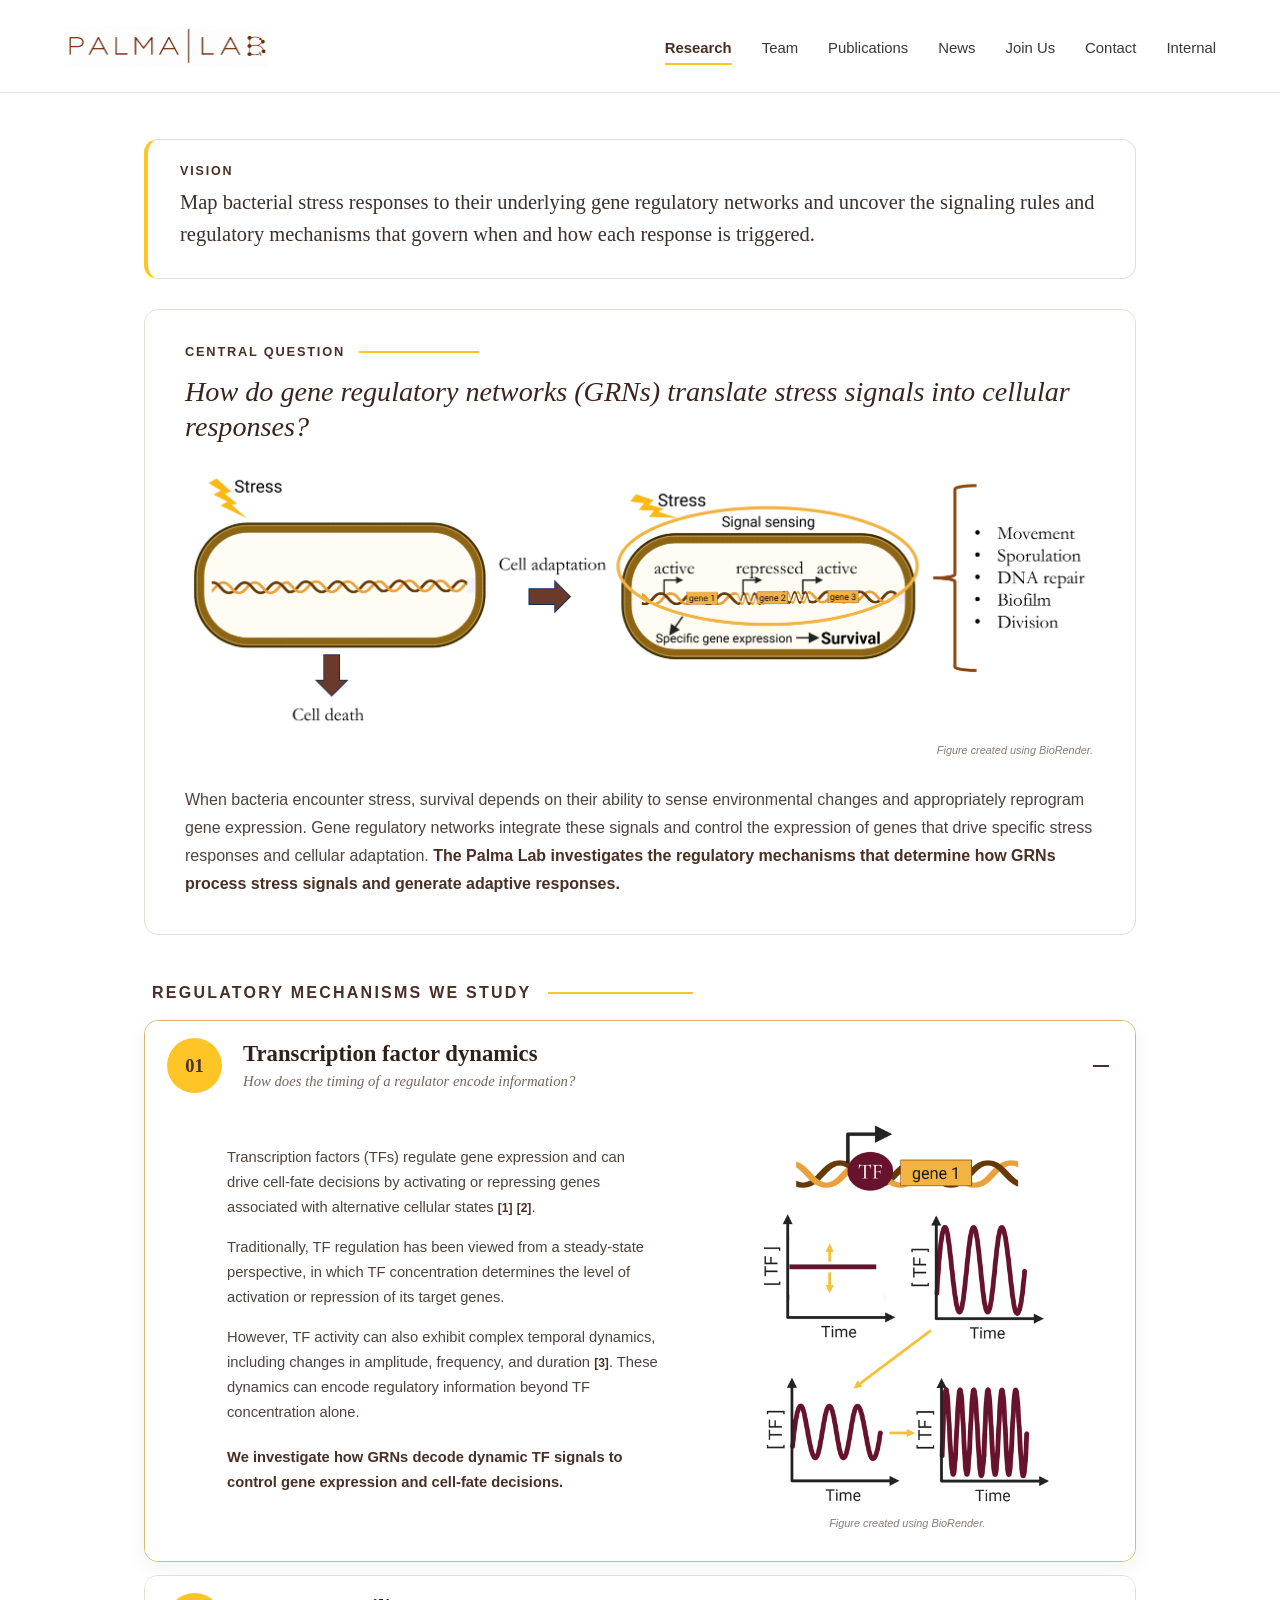
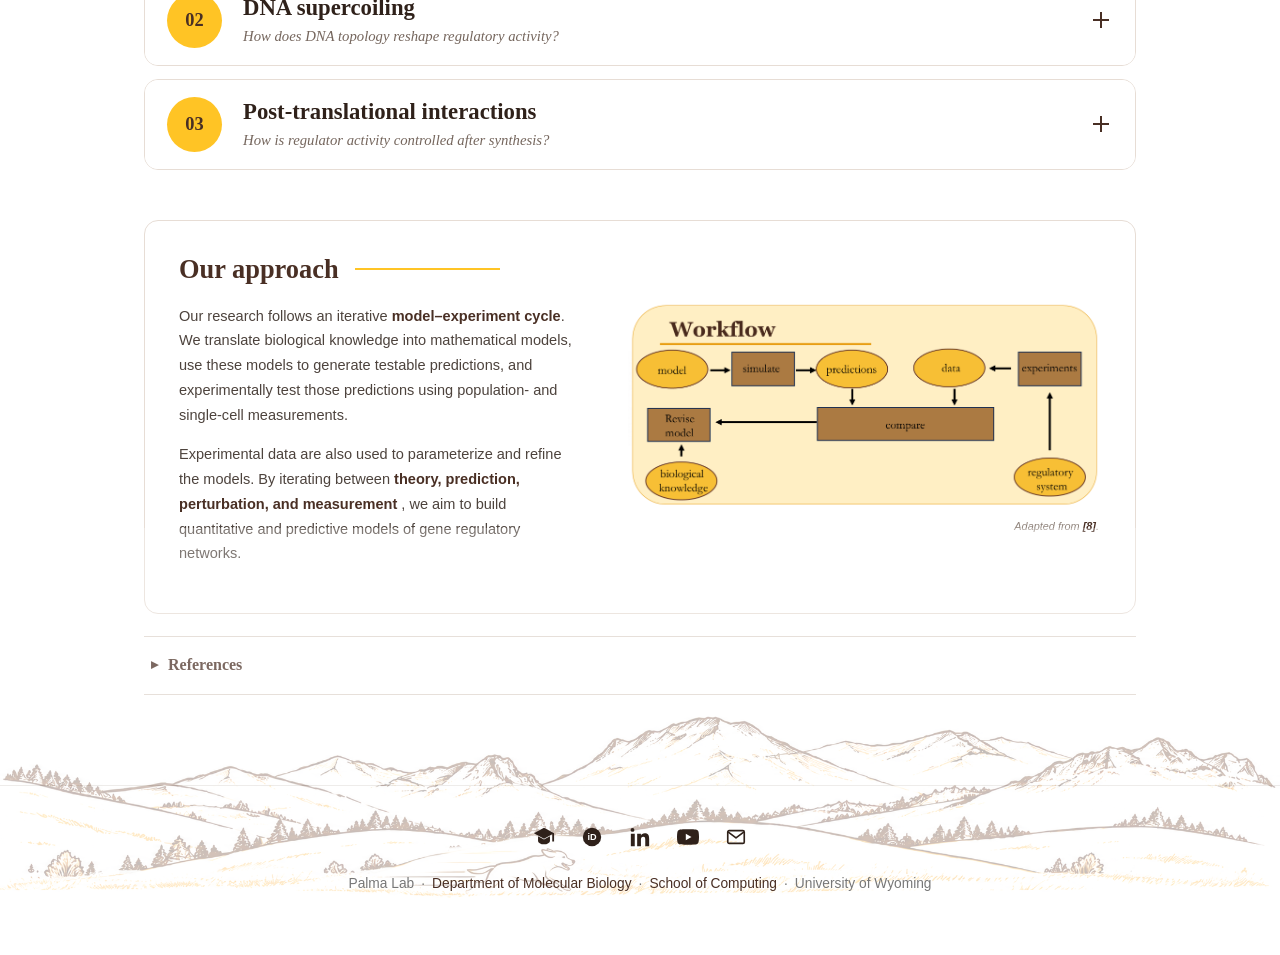
<file: research.html>
<!DOCTYPE html>
<html lang="en">

<head>

  <meta charset="UTF-8">

  <meta
    name="viewport"
    content="width=device-width, initial-scale=1.0">

  <title>Research | Palma Lab</title>

  <link
    rel="stylesheet"
    href="css/style.css">


  <style>

    /* =========================================================
       RESEARCH PAGE
       ========================================================= */

    .research-page {
      max-width: 1120px;
      margin: 0 auto;
      padding: 46px var(--page-padding) 90px;
      box-sizing: border-box;
    }


    /* =========================================================
       SHARED PANEL
       ========================================================= */

    .research-panel {
      background: #ffffff;
      border: 1px solid #e7ddd5;
      border-radius: 14px;
      box-sizing: border-box;
    }


    /* =========================================================
       SECTION KICKER
       ========================================================= */

    .section-kicker {
      display: flex;
      align-items: center;
      gap: 14px;

      margin: 0 0 15px;

      color: #492f24;

      font-size: 0.8rem;
      line-height: 1;

      font-weight: 700;

      letter-spacing: 0.14em;
      text-transform: uppercase;
    }

    .section-kicker::after {
      content: "";

      width: 120px;
      height: 2px;

      background: #ffc425;
    }


    /* =========================================================
       VISION
       ========================================================= */

    .vision-section {
      margin-bottom: 30px;

      padding: 25px 32px 27px;

      border-left: 4px solid #ffc425;
    }

    .vision-content {
      max-width: 950px;
    }

    .vision-title {
      margin: 0 0 10px;

      color: #492f24;

      font-size: 0.78rem;
      line-height: 1;

      font-weight: 700;

      letter-spacing: 0.15em;
      text-transform: uppercase;
    }

    .vision-statement {
      max-width: 930px;

      margin: 0;

      color: #3b302a;

      font-family: Georgia, "Times New Roman", serif;

      font-size: 1.28rem;
      line-height: 1.55;

      font-weight: 400;
    }

    .vision-statement strong {
      color: #492f24;
      font-weight: 600;
    }


    /* =========================================================
       CENTRAL QUESTION
       ========================================================= */

    .central-question {
      margin-bottom: 48px;

      padding: 36px 40px 36px;
    }

    .central-question h1 {
      max-width: 900px;

      margin: 0 0 24px;

      color: #3b241c;

      font-family: Georgia, "Times New Roman", serif;

   font-size: clamp(1.45rem, 2.2vw, 1.95rem);
      line-height: 1.25;

      font-weight: 400;
      font-style: italic;
    }


    /* =========================================================
       CENTRAL QUESTION FIGURE
       ========================================================= */

    .central-question-figure {
      margin: 0 0 28px;

      background: #ffffff;
    }

    .central-question-figure img {
      display: block;

      width: 100%;
      height: auto;

      margin: 0 auto;

      background: #ffffff;
    }

    .figure-credit {
      margin: 9px 0 0;
      color: #8a7b72;
      font-size: 0.68rem;
      line-height: 1.35;
      font-style: italic;
      text-align: center;
    }

    .central-question-figure .figure-credit {
      margin: 7px 2px 0 0;
      text-align: right;
    }


    /* =========================================================
       CENTRAL QUESTION TEXT
       ========================================================= */

    .central-intro {
      max-width: 980px;
    }

    .central-intro p {
      margin: 0;

      color: #4d433d;

      font-size: 1rem;
      line-height: 1.75;
    }

    .central-intro strong {
      color: #492f24;
      font-weight: 650;
    }


    /* =========================================================
       REGULATORY MECHANISMS
       ========================================================= */

    .mechanisms-section {
      margin-bottom: 50px;
    }

    .mechanisms-heading {
      display: flex;

      align-items: flex-end;
      justify-content: space-between;

      gap: 30px;

      margin: 0 8px 18px;
    }

    .mechanisms-heading-left {
      flex: 1;
    }

    .mechanisms-heading h2 {
      display: flex;
      align-items: center;

      gap: 16px;

      margin: 0;

      color: #492f24;

      font-size: 1rem;
      line-height: 1.2;

      font-weight: 700;

      letter-spacing: 0.14em;
      text-transform: uppercase;
    }

    .mechanisms-heading h2::after {
      content: "";

      width: 145px;
      height: 2px;

      background: #ffc425;
    }

    .mechanisms-tagline {
      margin: 0;

      color: #735e51;

      font-family: Georgia, "Times New Roman", serif;

      font-size: 0.94rem;
      font-style: italic;

      white-space: nowrap;
    }


    /* =========================================================
       ACCORDION
       ========================================================= */

    .mechanism {
      margin-bottom: 13px;

      overflow: hidden;

      background: #ffffff;

      border: 1px solid #e7ddd5;
      border-radius: 14px;

      transition:
        border-color 0.2s ease,
        box-shadow 0.2s ease;
    }

    .mechanism:hover {
      border-color: #d8c3ad;
    }

    .mechanism[open] {
      border-color: #d8b86d;

      box-shadow:
        0 7px 22px rgba(73, 47, 36, 0.05);
    }


    /* =========================================================
       ACCORDION HEADER
       ========================================================= */

    .mechanism summary {
      display: grid;

      grid-template-columns: auto 1fr auto;

      gap: 21px;

      align-items: center;

      padding: 17px 22px;

      cursor: pointer;

      list-style: none;

      user-select: none;

      background: #ffffff;
    }

    .mechanism summary::-webkit-details-marker {
      display: none;
    }

    .mechanism summary::marker {
      content: "";
    }


    /* =========================================================
       NUMBER
       ========================================================= */

    .mechanism-number {
      display: flex;

      align-items: center;
      justify-content: center;

      width: 55px;
      height: 55px;

      flex: 0 0 55px;

      border-radius: 50%;

      background: #ffc425;

      color: #492f24;

      font-family: Georgia, "Times New Roman", serif;

      font-size: 1.15rem;
      font-weight: 600;
    }


    /* =========================================================
       SUMMARY TEXT
       ========================================================= */

    .mechanism-summary-text h3 {
      margin: 0 0 3px;

      color: #2f211a;

      font-family: Georgia, "Times New Roman", serif;

      font-size: 1.42rem;
      line-height: 1.25;

      font-weight: 600;
    }

    .mechanism-summary-text p {
      margin: 0;

      color: #75665d;

      font-family: Georgia, "Times New Roman", serif;

      font-size: 0.92rem;
      line-height: 1.4;

      font-style: italic;
    }


    /* =========================================================
       PLUS / MINUS
       ========================================================= */

    .accordion-symbol {
      position: relative;

      width: 25px;
      height: 25px;

      flex: 0 0 25px;
    }

    .accordion-symbol::before,
    .accordion-symbol::after {
      content: "";

      position: absolute;

      top: 50%;
      left: 50%;

      width: 16px;
      height: 2px;

      background: #492f24;

      transform:
        translate(-50%, -50%);

      transition:
        transform 0.2s ease,
        opacity 0.2s ease;
    }

    .accordion-symbol::after {
      transform:
        translate(-50%, -50%)
        rotate(90deg);
    }

    .mechanism[open]
    .accordion-symbol::after {
      opacity: 0;
    }


    /* =========================================================
       ACCORDION CONTENT
       ========================================================= */

    .mechanism-content {
      display: grid;

      grid-template-columns:
        minmax(0, 1.04fr)
        minmax(330px, 0.96fr);

      gap: 48px;

      align-items: center;

      padding:
        14px 28px
        30px 82px;

      background: #ffffff;
    }

    .mechanism-content.reverse {
      grid-template-columns:
        minmax(330px, 0.96fr)
        minmax(0, 1.04fr);
    }

    .mechanism-content.reverse
    .mechanism-image {
      order: 1;
    }

    .mechanism-content.reverse
    .mechanism-copy {
      order: 2;
    }


    /* =========================================================
       ACCORDION TEXT
       ========================================================= */

    .mechanism-copy p {
      margin: 0 0 15px;

      color: #4d433d;

      font-size: 0.92rem;
      line-height: 1.7;
    }

    .mechanism-copy strong {
      color: #492f24;
    }

    .mechanism-focus {
      margin-top: 20px !important;

      color: #492f24 !important;

      font-weight: 650;
    }


    /* =========================================================
       MECHANISM FIGURES
       ========================================================= */

    .mechanism-image {
      display: flex;
      flex-direction: column;

      justify-content: center;
      align-items: center;

      min-width: 0;

      background: #ffffff;
    }

    .mechanism-image img {
      display: block;

      width: 100%;
      height: auto;

      object-fit: contain;

      background: #ffffff;
    }


    /* TF FIGURE - SMALLER */

    .mechanism-image.tf img {
      width: 72%;
      max-width: 310px;
    }


    /* SUPERCOILING - KEEP LARGER */

    .mechanism-image.supercoiling img {
      width: 100%;
      max-width: 520px;
    }


    /* POST-TRANSLATIONAL FIGURE - SMALLER */

    .mechanism-image.post img {
      width: 72%;
      max-width: 295px;
    }


    /* =========================================================
       OUR APPROACH
       ========================================================= */

    .approach-section {
      display: grid;

      grid-template-columns:
        minmax(0, 0.92fr)
        minmax(420px, 1.08fr);

      gap: 46px;

      align-items: center;

      margin-top: 35px;

      padding: 32px 34px;

      background: #ffffff;
    }

    .approach-copy h2 {
      display: flex;

      align-items: center;

      gap: 16px;

      margin: 0 0 18px;

      color: #492f24;

      font-family: Georgia, "Times New Roman", serif;

      font-size: 1.65rem;
      line-height: 1.25;

      font-weight: 600;
    }

    .approach-copy h2::after {
      content: "";

      width: 145px;
      height: 2px;

      background: #ffc425;
    }

    .approach-copy p {
      margin: 0 0 15px;

      color: #4d433d;

      font-size: 0.91rem;
      line-height: 1.7;
    }

    .approach-copy strong {
      color: #492f24;
    }

    .approach-image {
      background: #ffffff;
    }

    .approach-image img {
      display: block;

      width: 100%;
      height: auto;

      margin: 0 auto;

      background: #ffffff;
    }

    .approach-credit {
      margin: 7px 2px 0 0;
      color: #91857d;
      font-size: 0.68rem;
      line-height: 1.3;
      font-style: italic;
      text-align: right;
    }

    .approach-credit a {
      color: #492f24;
      font-weight: 600;
      text-decoration: none;
    }

    .approach-credit a:hover {
      color: #b47b00;
      text-decoration: underline;
      text-decoration-color: #ffc425;
      text-underline-offset: 2px;
    }


    /* =========================================================
       IN-TEXT CITATIONS
       ========================================================= */

    .citation-link {
      color: #492f24;
      font-size: 0.82em;
      font-weight: 650;
      text-decoration: none;
      white-space: nowrap;
      transition: color 0.2s ease;
    }

    .citation-link:hover {
      color: #c88700;
      text-decoration: underline;
      text-decoration-color: #ffc425;
      text-underline-offset: 2px;
    }

    .citation-link:focus-visible {
      outline: 2px solid #ffc425;
      outline-offset: 2px;
      border-radius: 2px;
    }


    /* =========================================================
       REFERENCES
       ========================================================= */

    .research-references {
      margin-top: 22px;
    }

    .research-references details {
      border-top: 1px solid #ded5cc;
      border-bottom: 1px solid #ded5cc;

      background: #ffffff;
    }

    .research-references summary {
      display: flex;

      align-items: center;

      gap: 10px;

      padding: 15px 7px;

      cursor: pointer;

      color: #492f24;

      font-family: Georgia, "Times New Roman", serif;

      font-size: 1rem;
      font-weight: 600;

      list-style: none;
    }

    .research-references summary::-webkit-details-marker {
      display: none;
    }

    .research-references summary::before {
      content: "▸";

      color: #492f24;

      font-size: 0.9rem;

      transition: transform 0.2s ease;
    }

    .research-references details[open]
    summary::before {
      transform: rotate(90deg);
    }

    .references-list {
      margin: 2px 0 22px;

      padding: 0 25px 0 35px;
    }

    .references-list li {
      margin-bottom: 11px;

      color: #71665f;

      font-size: 0.76rem;
      line-height: 1.55;
    }


    /* CLICKABLE REFERENCE LINKS */

    .references-list a {
      color: #71665f;

      text-decoration: none;

      transition:
        color 0.2s ease,
        text-decoration-color 0.2s ease;
    }

    .references-list a:hover {
      color: #b47b00;

      text-decoration: underline;

      text-decoration-color: #ffc425;
      text-underline-offset: 3px;
    }

    .references-list a:focus-visible {
      outline: 2px solid #ffc425;
      outline-offset: 3px;
      border-radius: 2px;
    }


    /* =========================================================
       TABLET
       ========================================================= */

    @media (max-width: 900px) {

      .mechanisms-heading {
        align-items: flex-start;
        flex-direction: column;

        gap: 8px;
      }

      .mechanisms-tagline {
        white-space: normal;
      }

      .mechanism-content,
      .mechanism-content.reverse {
        grid-template-columns: 1fr;

        gap: 28px;

        padding:
          10px 28px
          30px 28px;
      }

      .mechanism-content.reverse
      .mechanism-image,
      .mechanism-content.reverse
      .mechanism-copy {
        order: initial;
      }

      .mechanism-image.tf img {
        width: 58%;
        max-width: 300px;
      }

      .mechanism-image.post img {
        width: 58%;
        max-width: 285px;
      }

      .approach-section {
        grid-template-columns: 1fr;

        gap: 28px;
      }

      .approach-image {
        max-width: 700px;
      }

    }


    /* =========================================================
       MOBILE
       ========================================================= */

    @media (max-width: 700px) {

      .research-page {
        padding-top: 34px;
      }

      .vision-section {
        padding: 22px 21px 23px;
      }

      .vision-statement {
        font-size: 1.12rem;
        line-height: 1.55;
      }

      .central-question {
        padding: 27px 22px;
      }

      .central-question h1 {
        font-size: 1.45rem;
      }

      .section-kicker::after,
      .mechanisms-heading h2::after,
      .approach-copy h2::after {
        width: 75px;
      }

      .mechanism summary {
        grid-template-columns: auto 1fr auto;

        gap: 14px;

        padding: 15px;
      }

      .mechanism-number {
        width: 46px;
        height: 46px;

        flex-basis: 46px;

        font-size: 1rem;
      }

      .mechanism-summary-text h3 {
        font-size: 1.15rem;
      }

      .mechanism-summary-text p {
        font-size: 0.83rem;
      }

      .mechanism-content,
      .mechanism-content.reverse {
        padding:
          8px 20px
          26px;
      }

      .mechanism-image.tf img {
        width: 68%;
        max-width: 270px;
      }

      .mechanism-image.post img {
        width: 68%;
        max-width: 260px;
      }

      .approach-section {
        padding: 26px 23px;
      }

    }

  </style>

</head>



<body>


  <!-- =========================================================
       HEADER
       ========================================================= -->

  <header>

    <div class="header-inner">

      <div class="logo">

        <a href="index.html">

          <img
            src="images/palma-lab-logo.png"
            alt="Palma Lab">

        </a>

      </div>


      <nav>

        <a
          class="active"
          href="research.html">
          Research
        </a>

        <a href="people.html">
          Team
        </a>

        <a href="publications.html">
          Publications
        </a>

        <a href="news.html">
          News
        </a>

        <a href="join.html">
          Join Us
        </a>

        <a href="contact.html">
          Contact
        </a>

        <a href="internal/">
          Internal
        </a>

      </nav>

    </div>

  </header>



  <!-- =========================================================
       MAIN
       ========================================================= -->

  <main class="research-page">


    <!-- =======================================================
         VISION
         ======================================================= -->

    <section class="vision-section research-panel">

      <div class="vision-content">

        <p class="vision-title">
          Vision
        </p>

        <p class="vision-statement">

          Map bacterial stress responses to their underlying  gene regulatory networks
          and uncover the signaling rules and regulatory mechanisms
          that govern when and how each response is triggered.

        </p>

      </div>

    </section>



    <!-- =======================================================
         CENTRAL QUESTION
         ======================================================= -->

    <section class="central-question research-panel">

      <p class="section-kicker">
        Central question
      </p>

      <h1>
        How do gene regulatory networks (GRNs)
        translate stress signals into cellular responses?
      </h1>

      <figure class="central-question-figure">

        <img
          src="images/Central Question.png"
          alt="Bacterial stress sensing, gene regulatory responses and cellular adaptation">

        <figcaption class="figure-credit">
          Figure created using BioRender.
        </figcaption>

      </figure>

      <div class="central-intro">

        <p>

          When bacteria encounter stress, survival depends on their
          ability to sense environmental changes and appropriately
          reprogram gene expression. Gene regulatory networks integrate
          these signals and control the expression of genes that drive
          specific stress responses and cellular adaptation.

          <strong>
            The Palma Lab investigates the regulatory mechanisms that
            determine how GRNs process stress signals and generate
            adaptive responses.
          </strong>

        </p>

      </div>

    </section>



    <!-- =======================================================
         REGULATORY MECHANISMS
         ======================================================= -->

    <section class="mechanisms-section">

      <div class="mechanisms-heading">

        <div class="mechanisms-heading-left">

          <h2>
            Regulatory mechanisms we study
          </h2>

        </div>

    
      </div>



      <!-- =====================================================
           TRANSCRIPTION FACTOR DYNAMICS
           ===================================================== -->

      <details
        class="mechanism"
        open>

        <summary>

          <span class="mechanism-number">
            01
          </span>

          <div class="mechanism-summary-text">

            <h3>
              Transcription factor dynamics
            </h3>

            <p>
              How does the timing of a regulator encode information?
            </p>

          </div>

          <span
            class="accordion-symbol"
            aria-hidden="true">
          </span>

        </summary>


        <div class="mechanism-content">

          <div class="mechanism-copy">

            <p>
              Transcription factors (TFs) regulate gene expression and
              can drive cell-fate decisions by activating or repressing
              genes associated with alternative cellular states
              <a class="citation-link"
                 href="https://doi.org/10.1111/j.1365-2958.1995.tb02259.x"
                 target="_blank"
                 rel="noopener noreferrer">[1]</a>
              <a class="citation-link"
                 href="https://pubmed.ncbi.nlm.nih.gov/16166384/"
                 target="_blank"
                 rel="noopener noreferrer">[2]</a>.
            </p>

            <p>
              Traditionally, TF regulation has been viewed from a
              steady-state perspective, in which TF concentration
              determines the level of activation or repression of its
              target genes.
            </p>

            <p>
              However, TF activity can also exhibit complex
             temporal dynamics, including changes in
              amplitude, frequency, and duration
              <a class="citation-link"
                 href="https://doi.org/10.1371/journal.pcbi.1013263"
                 target="_blank"
                 rel="noopener noreferrer">[3]</a>. These dynamics can
              encode regulatory information beyond TF concentration
              alone.
            </p>

            <p class="mechanism-focus">
              We investigate how GRNs decode dynamic TF signals to
              control gene expression and cell-fate decisions.
            </p>

          </div>


          <div class="mechanism-image tf">

            <img
              src="images/TF.png"
              alt="Transcription factor concentration and temporal dynamics">

            <p class="figure-credit">
              Figure created using BioRender.
            </p>

          </div>

        </div>

      </details>



      <!-- =====================================================
           DNA SUPERCOILING
           ===================================================== -->

      <details class="mechanism">

        <summary>

          <span class="mechanism-number">
            02
          </span>

          <div class="mechanism-summary-text">

            <h3>
              DNA supercoiling
            </h3>

            <p>
              How does DNA topology reshape regulatory activity?
            </p>

          </div>

          <span
            class="accordion-symbol"
            aria-hidden="true">
          </span>

        </summary>


        <div class="mechanism-content reverse">

          <div class="mechanism-image supercoiling">

            <img
              src="images/Supercoiling.png"
              alt="DNA topology and supercoiling in bacterial cells">

          </div>


          <div class="mechanism-copy">

            <p>
              DNA supercoiling describes changes in DNA twisting
              relative to its relaxed state. Overwinding generates
              positive supercoiling, whereas
              underwinding generates
              negative supercoiling
              <a class="citation-link"
                 href="https://doi.org/10.1111/mmi.15283"
                 target="_blank"
                 rel="noopener noreferrer">[4]</a>.
            </p>

            <p>
              Supercoiling can change both locally and globally.
              During transcription, RNA polymerase generates negative
              supercoiling behind it and positive supercoiling ahead
              of it
              <a class="citation-link"
                 href="https://trepo.tuni.fi/handle/10024/142804"
                 target="_blank"
                 rel="noopener noreferrer">[5]</a>
              <a class="citation-link"
                 href="https://doi.org/10.1073/pnas.84.20.7024"
                 target="_blank"
                 rel="noopener noreferrer">[6]</a>. These local changes in DNA topology can
              influence transcription of nearby genes.
            </p>

            <p>
              At the global level, DNA supercoiling also changes when
              cells encounter different environmental and stress
              conditions
              <a class="citation-link"
                 href="https://doi.org/10.1093/nar/gkac643"
                 target="_blank"
                 rel="noopener noreferrer">[7]</a>.
            </p>

            <p class="mechanism-focus">
              We investigate how stress-induced changes in DNA
              supercoiling are integrated into GRNs and ultimately
              shape cellular responses.
            </p>

          </div>

        </div>

      </details>



      <!-- =====================================================
           POST-TRANSLATIONAL REGULATION
           ===================================================== -->

      <details class="mechanism">

        <summary>

          <span class="mechanism-number">
            03
          </span>

          <div class="mechanism-summary-text">

            <h3>
              Post-translational interactions
            </h3>

            <p>
              How is regulator activity controlled after synthesis?
            </p>

          </div>

          <span
            class="accordion-symbol"
            aria-hidden="true">
          </span>

        </summary>


        <div class="mechanism-content">

          <div class="mechanism-copy">

            <p>
              Gene regulatory networks can regulate gene expression not
              only by controlling the abundance of transcription
              factors, but also by modulating their
              activity after they have been produced.
            </p>

            <p>
             For example, protein–protein interactions can sequester transcriptional
              regulators into inactive complexes, as occurs when
              anti-sigma factors bind sigma factors and prevent
              transcription.
            </p>

            <p>
              Alternatively, post-translational modifications such as
              phosphorylation can switch transcription factors between
              inactive and active states and thereby control their
              ability to regulate target genes.
            </p>

            <p class="mechanism-focus">
              We investigate how these post-translational regulatory
              mechanisms are integrated within GRNs and how they shape
              the dynamics of cellular responses.
            </p>

          </div>


          <div class="mechanism-image post">

            <img
              src="images/Post_translational.png"
              alt="Post-translational regulation through complex formation and phosphorylation">

            <p class="figure-credit">
              Figure created using BioRender.
            </p>

          </div>

        </div>

      </details>

    </section>



    <!-- =======================================================
         OUR APPROACH
         ======================================================= -->

    <section class="approach-section research-panel">

      <div class="approach-copy">

        <h2>
          Our approach
        </h2>

        <p>
          Our research follows an iterative
          <strong>model–experiment cycle</strong>.
          We translate biological knowledge into mathematical models,
          use these models to generate testable predictions, and
          experimentally test those predictions using population- and
          single-cell measurements.
        </p>

        <p>
          Experimental data are also used to parameterize and refine
          the models. By iterating between
          <strong>
            theory, prediction, perturbation, and measurement
          </strong>,
          we aim to build quantitative and predictive models of gene
          regulatory networks.
        </p>

      </div>


      <div class="approach-image">

        <img
          src="images/Workflow.png"
          alt="Iterative model and experiment workflow used by the Palma Lab">

        <p class="approach-credit">
          Adapted from <a href="#ref-8">[8]</a>.
        </p>

      </div>

    </section>



    <!-- =======================================================
         REFERENCES
         ======================================================= -->

    <section class="research-references">

      <details>

        <summary>
          References
        </summary>

        <ol class="references-list">


          <li>

            <a
              href="https://doi.org/10.1111/j.1365-2958.1995.tb02259.x"
              target="_blank"
              rel="noopener noreferrer">

              van Sinderen D, Luttinger A, Kong L, Dubnau D,
              Venema G, Hamoen L. comK encodes the competence
              transcription factor, the key regulatory protein for
              competence development in Bacillus subtilis.
              <em>Mol Microbiol.</em> 1995;15(3):455–462.

            </a>

          </li>


          <li>

            <a
              href="https://pubmed.ncbi.nlm.nih.gov/16166384/"
              target="_blank"
              rel="noopener noreferrer">

              Fujita M, Losick R. Evidence that entry into sporulation
              in Bacillus subtilis is governed by a gradual increase in
              the level and activity of the master regulator Spo0A.
              <em>Genes Dev.</em> 2005;19:2236–2244.

            </a>

          </li>


          <li>

            <a
              href="https://doi.org/10.1371/journal.pcbi.1013263"
              target="_blank"
              rel="noopener noreferrer">

              Palma CS, Haller DJ, Tabor JJ, Igoshin OA.
              Changes in Spo0A~P pulsing frequency control biofilm
              matrix deactivation.
              <em>PLoS Computational Biology.</em>
              2025;21(7):e1013263.

            </a>

          </li>


          <li>

            <a
              href="https://doi.org/10.1111/mmi.15283"
              target="_blank"
              rel="noopener noreferrer">

              Hustmyer CM, Landick R.
              Bacterial chromatin proteins, transcription, and DNA
              topology: inseparable partners in the control of gene
              expression.
              <em>Molecular Microbiology.</em>
              2024;122(1):81–112.

            </a>

          </li>


          <li>

            <a
              href="https://trepo.tuni.fi/handle/10024/142804"
              target="_blank"
              rel="noopener noreferrer">

              Palma C.
              <em>Repression Mechanisms in Bacterial Transcription.</em>
              Tampere University, 2022.

            </a>

          </li>


          <li>

            <a
              href="https://doi.org/10.1073/pnas.84.20.7024"
              target="_blank"
              rel="noopener noreferrer">

              Liu LF, Wang JC.
              Supercoiling of the DNA template during transcription.
              <em>Proceedings of the National Academy of Sciences.</em>
              1987;84(20):7024–7027.

            </a>

          </li>


          <li>

            <a
              href="https://doi.org/10.1093/nar/gkac643"
              target="_blank"
              rel="noopener noreferrer">

              Dash S, Palma CS, Baptista IS, Almeida BL,
              Bahrudeen MN, Chauhan V, et al.
              Alteration of DNA supercoiling serves as a trigger of
              short-term cold shock repressed genes of E. coli.
              <em>Nucleic Acids Research.</em>
              2022;50(15):8512–8528.

            </a>

          </li>


          <li id="ref-8">

            <a
              href="https://doi.org/10.1002/9783527628025.ch5"
              target="_blank"
              rel="noopener noreferrer">

              Wawra C, Kühl M, Kestler HA.
              Boolean Networks for Modeling Gene Regulation.
              In: Arendt W, Schleich WP, editors.
              <em>Mathematical Analysis of Evolution, Information, and Complexity.</em>
              Wiley-VCH; 2009. pp. 157–179.

            </a>

          </li>


        </ol>

      </details>

    </section>


  </main>



  <!-- =========================================================
       FOOTER
       ========================================================= -->

  <footer>

    <div class="footer-main-row">

      <div class="footer-social">


        <!-- GOOGLE SCHOLAR -->

        <a
          href="https://scholar.google.com/citations?user=hZ1ScywAAAAJ&hl=en"
          target="_blank"
          rel="noopener noreferrer"
          aria-label="Cristina Palma on Google Scholar"
          title="Google Scholar">

          <svg
            viewBox="0 0 24 24"
            aria-hidden="true">

            <path
              fill="currentColor"
              d="M12 2L1 8l11 6 9-4.91V17h2V8L12 2zm-6.5 9.18V16c0 2.21 2.91 4 6.5 4s6.5-1.79 6.5-4v-4.82L12 14.73 5.5 11.18z">
            </path>

          </svg>

        </a>


        <!-- ORCID -->

        <a
          href="https://orcid.org/0000-0002-0390-1440"
          target="_blank"
          rel="noopener noreferrer"
          aria-label="Cristina Palma on ORCID"
          title="ORCID">

          <svg
            viewBox="0 0 24 24"
            aria-hidden="true">

            <circle
              cx="12"
              cy="12"
              r="10"
              fill="currentColor">
            </circle>

            <text
              x="12"
              y="15.7"
              text-anchor="middle"
              fill="white"
              font-family="Arial, Helvetica, sans-serif"
              font-size="10"
              font-weight="600">
              iD
            </text>

          </svg>

        </a>


        <!-- LINKEDIN -->

        <a
          href="https://www.linkedin.com/in/cristina-palma-312704156/"
          target="_blank"
          rel="noopener noreferrer"
          aria-label="Cristina Palma on LinkedIn"
          title="LinkedIn">

          <svg
            class="linkedin-icon"
            viewBox="0 0 24 24"
            aria-hidden="true">

            <path
              fill="currentColor"
              d="M5.34 3.5A2.34 2.34 0 1 1 .66 3.5a2.34 2.34 0 0 1 4.68 0ZM1 8h4.7v15H1V8Zm7.6 0h4.5v2.05h.06c.63-1.2 2.17-2.46 4.47-2.46C22.4 7.59 23 10.73 23 14.81V23h-4.69v-7.25c0-1.73-.03-3.95-2.41-3.95-2.41 0-2.78 1.88-2.78 3.82V23H8.6V8Z">
            </path>

          </svg>

        </a>


        <!-- YOUTUBE -->

        <a
          href="https://www.youtube.com/@palma-lab"
          target="_blank"
          rel="noopener noreferrer"
          aria-label="Palma Lab on YouTube"
          title="YouTube">

          <svg
            viewBox="0 0 24 24"
            aria-hidden="true">

            <path
              fill="currentColor"
              d="M23.5 6.2a3 3 0 0 0-2.1-2.1C19.5 3.6 12 3.6 12 3.6s-7.5 0-9.4.5A3 3 0 0 0 .5 6.2 31 31 0 0 0 0 12a31 31 0 0 0 .5 5.8 3 3 0 0 0 2.1 2.1c1.9.5 9.4.5 9.4.5s7.5 0 9.4-.5a3 3 0 0 0 2.1-2.1A31 31 0 0 0 24 12a31 31 0 0 0-.5-5.8ZM9.6 15.6V8.4L15.8 12l-6.2 3.6Z">
            </path>

          </svg>

        </a>


        <!-- EMAIL -->

        <a
          href="mailto:csantosd@uwyo.edu"
          aria-label="Email Cristina Palma"
          title="Email">

          <svg
            viewBox="0 0 24 24"
            aria-hidden="true"
            fill="none"
            stroke="currentColor"
            stroke-width="1.8"
            stroke-linecap="round"
            stroke-linejoin="round">

            <rect
              x="3"
              y="5"
              width="18"
              height="14"
              rx="1.5">
            </rect>

            <path d="M4 7l8 6 8-6"></path>

          </svg>

        </a>

      </div>



      <!-- INSTITUTIONAL INFORMATION -->

      <div class="footer-info">

        <span>
          Palma Lab
        </span>

        <span class="footer-divider">
          ·
        </span>

        <a
          href="https://www.uwyo.edu/molecbio/index.html"
          target="_blank"
          rel="noopener noreferrer">
          Department of Molecular Biology
        </a>

        <span class="footer-divider">
          ·
        </span>

        <a
           href="https://www.uwyo.edu/soc/people/faculty/cristina-palma.html"
          target="_blank"
          rel="noopener noreferrer">
          School of Computing
        </a>

        <span class="footer-divider">
          ·
        </span>

        <span>
          University of Wyoming
        </span>

      </div>

    </div>



    <!-- MOUNTAINS -->

    <div class="footer-mountains">

      <img
        src="images/mountains-footer.png"
        alt=""
        aria-hidden="true">

    </div>

  </footer>


</body>

</html>
</file>
<file: css/style.css>
/* =========================================================
   PALMA LAB
   ========================================================= */

/* Icon libraries used by the common footer */

:root {
  --max-width: 1400px;
  --content-width: 1100px;
  --page-padding: 5%;

  --gold: #ffc425;
  --gold-dark: #9b6b00;

  --brown: #492f24;
  --brown-dark: #2f211a;

  --text: #262626;
  --text-mid: #555555;
  --text-light: #777777;

  --border: #e8e5e2;
  --soft-background: #faf9f7;
}


/* =========================================================
   GLOBAL
   ========================================================= */

* {
  box-sizing: border-box;
}

html {
  scroll-behavior: smooth;
}

body {
  margin: 0;
  background: #ffffff;
  color: var(--text);
  font-family: Arial, Helvetica, sans-serif;
  line-height: 1.65;
}

img {
  max-width: 100%;
}

a {
  color: var(--brown);
}


/* =========================================================
   HEADER
   ========================================================= */

header {
  position: sticky;
  top: 0;
  z-index: 1000;

  background: rgba(255, 255, 255, 0.97);
  border-bottom: 1px solid var(--border);
}

.header-inner {
  width: 100%;
  max-width: var(--max-width);

  min-height: 92px;

  margin: 0 auto;

  padding-left: var(--page-padding);
  padding-right: var(--page-padding);

  display: flex;
  align-items: center;
  justify-content: space-between;
}


/* =========================================================
   LOGO
   ========================================================= */

.logo {
  flex-shrink: 0;
}

.logo a {
  display: flex;
  align-items: center;
}

.logo img {
  display: block;

  width: 205px;
  height: auto;
}


/* =========================================================
   NAVIGATION
   ========================================================= */

nav {
  display: flex;
  align-items: center;
  gap: 30px;
}

nav a {
  position: relative;

  padding: 34px 0 30px;

  color: #383838;
  text-decoration: none;

  font-size: 0.93rem;
  font-weight: 500;

  white-space: nowrap;
}

nav a:hover {
  color: var(--brown);
}

nav a.active {
  color: var(--brown);
  font-weight: 600;
}

nav a.active::after,
nav a:hover::after {
  content: "";

  position: absolute;

  left: 0;
  right: 0;
  bottom: 25px;

  height: 2px;

  background: var(--gold);
}


/* =========================================================
   EYEBROW
   ========================================================= */

.eyebrow {
  margin: 0 0 18px;

  color: var(--gold-dark);

  font-size: 0.78rem;
  font-weight: 700;

  letter-spacing: 0.15em;
  text-transform: uppercase;
}


/* =========================================================
   HOMEPAGE
   ========================================================= */

.hero {
  width: 100%;
  max-width: var(--max-width);

  margin: 0 auto;

  padding: 95px var(--page-padding) 75px;
}

.hero h1 {
  max-width: 1000px;

  margin: 0 0 28px;

  color: var(--brown-dark);

  font-size: clamp(1.8rem, 2.7vw, 2.8rem);
  line-height: 1.12;

  letter-spacing: -0.025em;
}

.hero-text {
  max-width: 820px;

  margin: 0 0 36px;

  color: var(--text-mid);

  font-size: 1.18rem;
  line-height: 1.75;
}


/* =========================================================
   BUTTONS
   ========================================================= */

.hero-buttons {
  display: flex;
  gap: 14px;
  flex-wrap: wrap;
}

.button {
  display: inline-flex;
  align-items: center;
  justify-content: center;

  min-height: 48px;

  padding: 11px 22px;

  text-decoration: none;

  font-size: 0.94rem;
  font-weight: 600;

  border-radius: 3px;
}

.primary-button {
  background: var(--gold);
  border: 2px solid var(--gold);

  color: #241c14;
}

.primary-button:hover {
  background: #e8b31a;
  border-color: #e8b31a;

  color: #241c14;
}

.secondary-button {
  background: #ffffff;
  border: 2px solid #d5aa21;

  color: var(--brown);
}

.secondary-button:hover {
  background: #fff9e7;
}


/* =========================================================
   STANDARD PAGE
   ========================================================= */

.page {
  width: 100%;
  max-width: var(--max-width);

  margin: 0 auto;

  padding: 85px var(--page-padding) 70px;
}

.page-intro {
  max-width: 900px;
  margin-bottom: 70px;
}

.page-intro h1 {
  margin: 0 0 28px;

  color: var(--brown-dark);

  font-size: clamp(3rem, 5vw, 4.8rem);
  line-height: 1.05;

  letter-spacing: -0.035em;
}

.page-lead {
  max-width: 800px;

  margin: 0;

  color: var(--text-mid);

  font-size: 1.18rem;
  line-height: 1.8;
}


/* =========================================================
   GENERAL CONTENT
   ========================================================= */

.content-section {
  max-width: var(--content-width);

  margin-bottom: 75px;
}

.content-section h2 {
  margin: 0 0 18px;

  color: var(--brown-dark);

  font-size: 2rem;
  line-height: 1.2;
}

.content-section h3 {
  color: var(--brown-dark);
}

.content-section p,
.content-section li {
  color: var(--text-mid);

  font-size: 1.05rem;
  line-height: 1.8;
}

.content-section p {
  max-width: 820px;
}

.content-section ul {
  max-width: 820px;

  padding-left: 21px;
}

.section-divider {
  width: 100%;
  max-width: var(--content-width);

  margin: 10px 0 70px;

  border: 0;
  border-top: 1px solid var(--border);
}


/* =========================================================
   TEAM GRID
   ========================================================= */

.team-grid {
  width: 100%;
  max-width: 1000px;

  display: grid;

  grid-template-columns: repeat(2, minmax(0, 1fr));

  gap: 70px;

  align-items: start;

  margin-bottom: 90px;
}

.team-member {
  min-width: 0;
}


/* Team member photos */

.team-member-photo {
  width: 220px;
  height: 275px;

  margin-bottom: 25px;

  overflow: hidden;

  background: #f4f2ef;
}

.team-member-photo img {
  display: block;

  width: 100%;
  height: 100%;

  object-fit: cover;
  object-position: center top;
}


/* Photo placeholder */

.team-photo-placeholder {
  display: flex;

  align-items: center;
  justify-content: center;

  background: #f4f2ef;

  border: 1px solid var(--border);

  color: #aaaaaa;

  font-size: 0.78rem;
  font-weight: 600;

  letter-spacing: 0.12em;
  text-transform: uppercase;
}


/* Team member information */

.team-member-content {
  max-width: 400px;
}

.team-member-content h2 {
  margin: 0 0 7px;

  color: var(--brown-dark);

  font-size: 1.8rem;
  line-height: 1.15;
}

.pi-kicker {
  margin: 0 0 9px;

  color: var(--gold-dark);

  font-size: 0.76rem;
  font-weight: 700;

  letter-spacing: 0.14em;
  text-transform: uppercase;
}

.pi-position {
  margin: 0 0 7px;

  color: var(--brown);

  font-size: 1.02rem;
  font-weight: 600;
}

.pi-departments {
  margin: 0 0 22px;

  color: var(--text-light);

  font-size: 0.94rem;
  line-height: 1.6;
}

.team-email {
  margin: 22px 0 0;

  color: var(--text-mid);

  font-size: 0.95rem;
  line-height: 1.7;
}


/* =========================================================
   OLD PI PROFILE
   Kept for compatibility if used elsewhere
   ========================================================= */

.pi-profile {
  display: grid;

  grid-template-columns: 220px minmax(0, 650px);

  gap: 48px;

  align-items: start;

  max-width: 950px;

  margin-bottom: 90px;
}

.pi-photo {
  width: 220px;
  height: 275px;

  overflow: hidden;

  background: #f4f2ef;
}

.pi-photo img {
  display: block;

  width: 220px;
  height: 275px;

  object-fit: cover;
  object-position: center top;
}

.pi-content {
  padding-top: 2px;
}

.pi-content h2 {
  margin: 0 0 7px;

  color: var(--brown-dark);

  font-size: 2.15rem;
  line-height: 1.12;
}

.pi-contact p {
  margin: 22px 0 0;

  color: var(--text-mid);

  font-size: 0.95rem;
  line-height: 1.7;
}


/* =========================================================
   TEAM RECRUITING
   ========================================================= */

.team-recruiting {
  width: 100%;
  max-width: 1050px;

  padding: 50px 55px;

  background: #faf7ee;

  border-top: 3px solid var(--gold);
}

.team-recruiting-inner {
  max-width: 720px;
}

.team-recruiting-label {
  margin: 0 0 10px;

  color: var(--gold-dark);

  font-size: 0.78rem;
  font-weight: 700;

  letter-spacing: 0.14em;
  text-transform: uppercase;
}

.team-recruiting h2 {
  margin: 0 0 18px;

  color: var(--brown-dark);

  font-size: 2rem;
}

.team-recruiting p {
  margin: 0 0 28px;

  color: var(--text-mid);

  font-size: 1.05rem;
  line-height: 1.75;
}


/* =========================================================
   CONTACT PAGE
   ========================================================= */

.contact-page {
  width: 100%;
  max-width: var(--max-width);

  margin: 0 auto;

  padding: 80px var(--page-padding) 75px;
}

.contact-hero-image {
  width: 100%;
  max-width: 1100px;

  height: 430px;

  margin-bottom: 32px;

  overflow: hidden;
}

.contact-hero-image img {
  display: block;

  width: 100%;
  height: 100%;

  object-fit: cover;
}


/* =========================================================
   CONTACT THREE-CARD GRID
   ========================================================= */

.contact-grid {
  width: 100%;
  max-width: 1100px;

  display: grid;

  grid-template-columns: repeat(3, 1fr);

  gap: 20px;
}

.contact-box {
  min-width: 0;
  min-height: 280px;

  padding: 30px;

  background: #faf9f7;

  border-top: 3px solid var(--gold);
}

.contact-box h2 {
  margin: 0 0 20px;

  color: var(--brown-dark);

  font-size: 1.55rem;
  line-height: 1.2;
}

.contact-box p {
  margin: 0 0 17px;

  color: var(--text-mid);

  font-size: 0.97rem;
  line-height: 1.7;
}

.contact-box a {
  color: var(--brown);

  text-decoration: none;

  font-size: 0.95rem;
  font-weight: 600;
}

.contact-box a:hover {
  text-decoration: underline;

  text-decoration-color: var(--gold);
  text-underline-offset: 4px;
}


/* =========================================================
   JOIN
   ========================================================= */

.opportunity {
  max-width: 820px;

  padding-bottom: 45px;

  margin-bottom: 45px;

  border-bottom: 1px solid var(--border);
}

.opportunity:last-child {
  border-bottom: 0;
}

.opportunity h2 {
  margin: 0 0 15px;

  color: var(--brown-dark);

  font-size: 1.9rem;
}

.opportunity p {
  color: var(--text-mid);

  font-size: 1.05rem;
  line-height: 1.8;
}


/* =========================================================
   PUBLICATIONS
   ========================================================= */

.publication {
  max-width: 900px;

  margin-bottom: 32px;
}

.publication-title {
  margin-bottom: 7px;

  color: var(--brown-dark);

  font-weight: 600;
}

.publication-meta {
  color: var(--text-light);

  font-size: 0.96rem;
}


/* =========================================================
   INTERNAL
   ========================================================= */

.internal-grid {
  display: grid;

  grid-template-columns: repeat(3, 1fr);

  gap: 24px;

  margin-top: 40px;
}

.internal-card {
  padding: 26px;

  border: 1px solid var(--border);
  border-top: 3px solid var(--gold);

  background: #ffffff;
}

.internal-card h2 {
  margin: 0 0 10px;

  color: var(--brown-dark);
}

.internal-card p {
  margin: 0;

  color: var(--text-light);
}


/* =========================================================
   FOOTER
   ========================================================= */

footer {
  width: 100%;

  color: var(--text-light);

  background: #ffffff;

  border-top: 1px solid var(--border);
}


/* =========================================================
   FOOTER MAIN ROW
   ========================================================= */

.footer-main-row {
  width: 100%;
  max-width: var(--max-width);
  margin: 0 auto;
  box-sizing: border-box;

  display: flex;
  flex-direction: column;
  align-items: center;
  justify-content: center;

  gap: 24px;
  padding: 38px var(--page-padding) 14px;

  position: relative;
  z-index: 3;
}


/* =========================================================
   FOOTER SOCIAL / PROFILE LINKS
   ========================================================= */

.footer-social {
  display: flex;
  align-items: center;
  justify-content: center;

  gap: 22px;

  margin: 0;
  padding: 0;
}

.footer-social a {
  display: inline-flex;
  align-items: center;
  justify-content: center;

  width: 26px;
  height: 26px;

  color: var(--brown-dark);
  text-decoration: none;

  transition:
    color 0.2s ease,
    transform 0.2s ease;
}

.footer-social svg {
  display: block;
  width: 22px;
  height: 22px;
}

.footer-social .linkedin-icon {
  width: 20px;
  height: 20px;
}

.footer-social a:hover {
  color: var(--gold);
  transform: translateY(-2px);
}

.footer-social a:focus-visible {
  outline: 2px solid var(--gold);
  outline-offset: 4px;
}


/* =========================================================
   FOOTER INSTITUTIONAL LINKS
   ========================================================= */

.footer-info {
  display: flex;
  align-items: center;
  justify-content: center;
  flex-wrap: wrap;

  width: 100%;

  margin: 0;
  padding: 0;

  color: var(--text-light);

  font-size: 0.86rem;
  line-height: 1.5;

  text-align: center;
}

.footer-info a {
  color: var(--brown);
  text-decoration: none;
}

.footer-info a:hover {
  text-decoration: underline;
  text-decoration-color: var(--gold);
  text-underline-offset: 3px;
}

.footer-divider {
  margin: 0 7px;
  color: var(--text-light);
}


/* Legacy footer support */

.footer-content {
  width: 100%;
  max-width: var(--max-width);
  margin: 0 auto;
  padding: 15px var(--page-padding) 8px;
  text-align: center;
  font-size: 0.86rem;
  position: relative;
  z-index: 2;
}

.footer-content a {
  color: var(--brown);
  text-decoration: none;
}

.footer-content a:hover {
  color: var(--brown-dark);
  text-decoration: underline;
  text-decoration-color: var(--gold);
  text-underline-offset: 4px;
}


/* =========================================================
   MOUNTAIN FOOTER
   ========================================================= */

/*
   Keep the complete mountain image visible.
   The whole image is pulled upward by 200px.
*/

.footer-mountains {
  width: 100%;

  margin-top: -380px;

  overflow: visible;
}

.footer-mountains img {
  display: block;

  width: 100%;
  height: auto;

  margin: 0;

  opacity: 0.28;

  pointer-events: none;
  user-select: none;
}


/* =========================================================
   TABLET
   ========================================================= */

@media (max-width: 950px) {

  :root {
    --page-padding: 6%;
  }

  .header-inner {
    min-height: auto;

    padding-top: 17px;
    padding-bottom: 14px;

    flex-direction: column;
    align-items: flex-start;
  }

  .logo img {
    width: 185px;
  }

  nav {
    width: 100%;

    margin-top: 12px;

    gap: 20px;

    flex-wrap: wrap;
  }

  nav a {
    padding: 5px 0 8px;
  }

  nav a.active::after,
  nav a:hover::after {
    bottom: 2px;
  }

  .page,
  .contact-page {
    padding-top: 65px;
  }


  /* Team */

  .team-grid {
    gap: 45px;
  }

  .team-member-photo {
    width: 190px;
    height: 238px;
  }

  .pi-profile {
    grid-template-columns: 190px 1fr;

    gap: 38px;
  }

  .pi-photo,
  .pi-photo img {
    width: 190px;
    height: 238px;
  }


  /* Contact */

  .contact-hero-image {
    height: 350px;
  }

  .contact-grid {
    grid-template-columns: 1fr 1fr;
  }

  .contact-box:last-child {
    grid-column: 1 / -1;
  }


  /* Internal */

  .internal-grid {
    grid-template-columns: 1fr;
  }

}


/* =========================================================
   MOBILE
   ========================================================= */

@media (max-width: 650px) {

  :root {
    --page-padding: 7%;
  }

  .logo img {
    width: 165px;
  }

  nav {
    gap: 8px 18px;
  }

  nav a {
    font-size: 0.87rem;
  }


  /* Homepage */

  .hero {
    padding-top: 55px;
    padding-bottom: 55px;
  }

  .hero h1 {
    font-size: 2rem;
  }

  .hero-text {
    font-size: 1.05rem;
  }

  .hero-buttons {
    flex-direction: column;
    align-items: flex-start;
  }


  /* Standard pages */

  .page,
  .contact-page {
    padding-top: 52px;
    padding-bottom: 45px;
  }

  .page-intro {
    margin-bottom: 50px;
  }


  /* Team */

  .team-grid {
    grid-template-columns: 1fr;

    gap: 55px;

    margin-bottom: 65px;
  }

  .team-member-photo {
    width: 180px;
    height: 225px;
  }

  .pi-profile {
    display: block;

    margin-bottom: 65px;
  }

  .pi-photo,
  .pi-photo img {
    width: 180px;
    height: 225px;
  }

  .pi-photo {
    margin-bottom: 28px;
  }

  .team-recruiting {
    padding: 35px 28px;
  }


  /* Contact */

  .contact-hero-image {
    height: 250px;

    margin-bottom: 22px;
  }

  .contact-grid {
    grid-template-columns: 1fr;

    gap: 16px;
  }

  .contact-box:last-child {
    grid-column: auto;
  }

  .contact-box {
    min-height: 0;

    padding: 26px;
  }


  /* Footer */

  .footer-main-row {
    gap: 18px;
    padding-top: 30px;
  }

  .footer-social {
    gap: 18px;
  }

  .footer-social svg {
    width: 20px;
    height: 20px;
  }

  .footer-social .linkedin-icon {
    width: 18px;
    height: 18px;
  }

  .footer-info {
    max-width: 520px;
    font-size: 0.78rem;
    line-height: 1.7;
  }

  .footer-divider {
    margin: 0 5px;
  }

  .footer-content {
    padding-bottom: 5px;
    line-height: 1.8;
  }


  /* Mountains */

  .footer-mountains {
    width: 100%;

    margin-top: -200px;

    overflow: visible;
  }

  .footer-mountains img {
    display: block;

    width: 100%;
    height: auto;

    margin: 0;
  }

}
</file>
